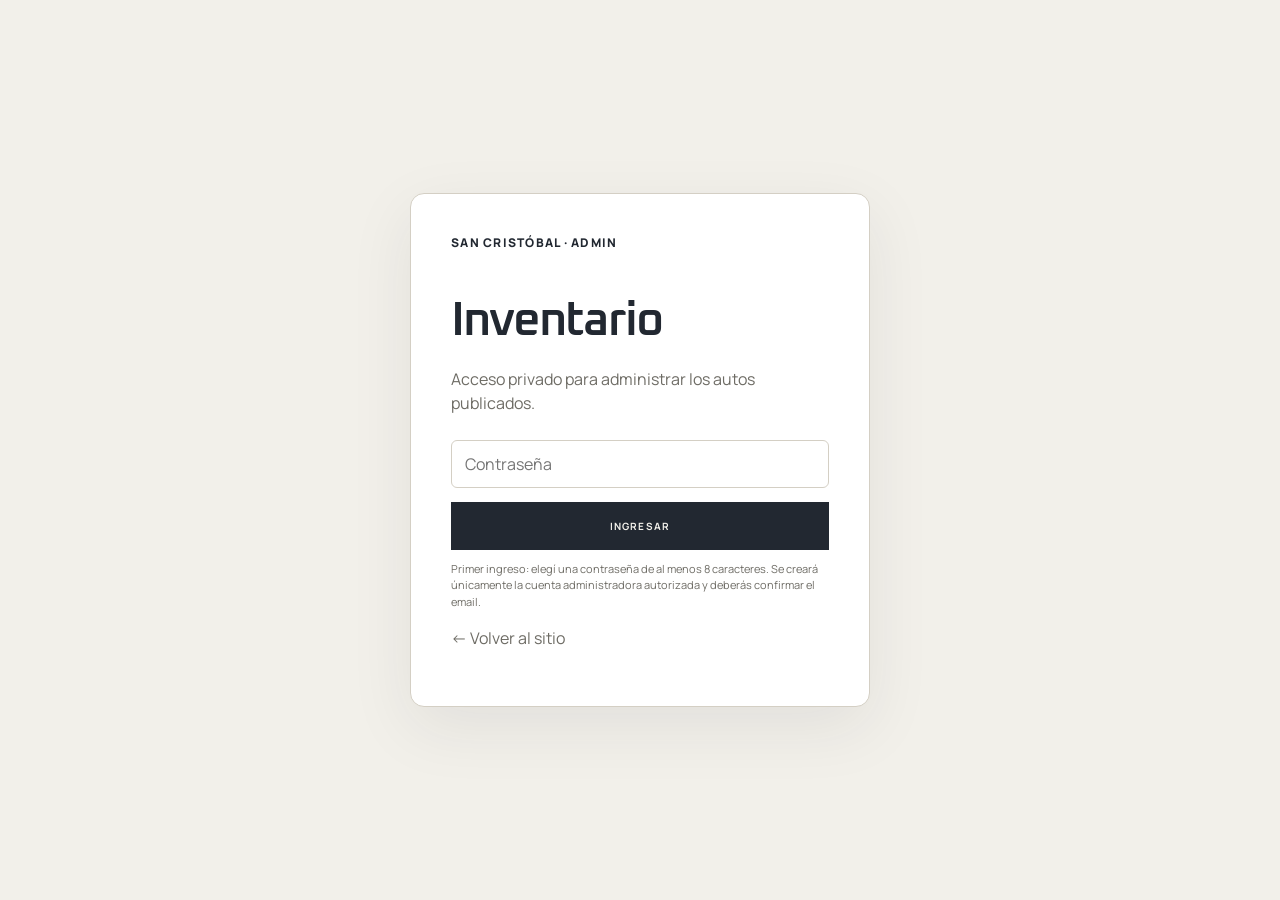
<file: admin.html>
<!doctype html><html lang="es"><head><meta charset="utf-8"><meta name="viewport" content="width=device-width,initial-scale=1"><title>Admin | San Cristóbal Car House</title><link rel="icon" href="/favicon-admin.svg" type="image/svg+xml"><meta name="theme-color" content="#F2F0EA"><style>:root{--ink:#111210;--paper:#efede6;--line:#d7d3c9;--muted:#77786f;--acid:#d9ff46;--danger:#a33}*{box-sizing:border-box}body{margin:0;background:var(--paper);color:var(--ink);font-family:Arial,sans-serif}a{color:inherit;text-decoration:none}button,input,select,textarea{font:inherit}.shell{width:min(1260px,calc(100% - 40px));margin:auto}.login{min-height:100vh;background:#151613;display:grid;place-items:center;padding:20px}.login-card{width:min(460px,100%);background:#f5f2ea;padding:40px}.brand{font-weight:800;letter-spacing:.15em;font-size:12px}.login h1,.title h1{font:400 48px Georgia,serif;letter-spacing:-.04em;margin:40px 0 8px}.login p{color:var(--muted);line-height:1.5}.stack{display:grid;gap:14px;margin-top:25px}.stack input,.field input,.field select,.field textarea{width:100%;border:1px solid var(--line);background:#fff;min-height:48px;padding:11px 13px;outline:none}.btn{border:0;background:var(--ink);color:#fff;min-height:48px;padding:0 20px;font-size:10px;text-transform:uppercase;letter-spacing:.12em;font-weight:700;cursor:pointer}.btn.alt{background:#fff;color:var(--ink);border:1px solid var(--line)}.msg{padding:12px 14px;background:#e5ebd2;color:#40501e;font-size:12px;margin:15px 0}.err{background:#f0d8d8;color:#742727}.admin{display:none;padding-bottom:80px}.head{display:flex;justify-content:space-between;align-items:center;padding:30px 0;border-bottom:1px solid var(--line)}.head-actions{display:flex;gap:14px;align-items:center}.head-actions a,.head-actions button{font-size:10px;text-transform:uppercase;letter-spacing:.1em;background:none;border:0;cursor:pointer}.title{display:flex;justify-content:space-between;align-items:end;padding:40px 0 24px}.title h1{margin:0}.panel{background:#fff;border:1px solid var(--line);overflow:auto}.table{width:100%;border-collapse:collapse;min-width:850px}.table th,.table td{padding:15px;border-bottom:1px solid #ece8df;text-align:left;font-size:12px}.table th{font-size:9px;color:var(--muted);letter-spacing:.1em;text-transform:uppercase}.unit{display:flex;align-items:center;gap:12px}.thumb{width:72px;height:52px;background:#1b1c19;object-fit:cover}.actions{display:flex;gap:10px}.actions button{border:0;background:none;cursor:pointer;font-size:10px;text-transform:uppercase}.danger{color:var(--danger)}.modal{position:fixed;inset:0;background:rgba(0,0,0,.65);display:none;align-items:flex-start;justify-content:center;padding:30px;overflow:auto;z-index:40}.modal.open{display:flex}.form{width:min(900px,100%);background:var(--paper);padding:28px}.form-head{display:flex;justify-content:space-between;align-items:center}.form-head h2{font:400 34px Georgia,serif;margin:0}.grid{display:grid;grid-template-columns:repeat(3,1fr);gap:14px;margin-top:24px}.field{display:grid;gap:7px;font-size:9px;letter-spacing:.1em;text-transform:uppercase}.field.full{grid-column:1/-1}.field textarea{min-height:110px;resize:vertical}.checks{display:flex;gap:20px;align-items:center;margin-top:18px}.checks label{font-size:11px}.savebar{display:flex;justify-content:flex-end;gap:10px;margin-top:24px}.photos{display:grid;grid-template-columns:repeat(4,1fr);gap:10px;margin-top:10px}.photo{position:relative;aspect-ratio:4/3;background:#222;border:2px solid transparent;overflow:hidden}.photo.dragging{opacity:.45}.photo.cover{border-color:var(--acid)}.photo img{width:100%;height:100%;object-fit:cover;display:block}.photo-label{position:absolute;left:6px;top:6px;background:var(--acid);color:#111;padding:5px 7px;font-size:8px;font-weight:800;letter-spacing:.08em}.photo-controls{position:absolute;left:6px;right:6px;bottom:6px;display:flex;gap:4px;flex-wrap:wrap}.photo-controls button{border:0;background:rgba(17,18,16,.9);color:#fff;font-size:8px;padding:6px 7px;cursor:pointer}.photo-controls button:disabled{opacity:.35;cursor:not-allowed}.photo-controls .remove{margin-left:auto;background:#782c2c}.photo-help{font-size:11px;color:var(--muted);line-height:1.5;text-transform:none;letter-spacing:0}.small{font-size:11px;color:var(--muted)}@media(max-width:700px){.grid{grid-template-columns:1fr}.title{align-items:start;flex-direction:column;gap:18px}.title .btn{width:100%}.photos{grid-template-columns:1fr 1fr}.modal{padding:10px}.form{padding:18px}.photo-controls button{padding:7px 8px}}@media(max-width:450px){.photos{grid-template-columns:1fr}}</style><link rel="stylesheet" href="/backoffice-theme.css"><link rel="stylesheet" href="/admin-publications.css"><link rel="stylesheet" href="/admin-editor.css"></head><body class="admin-ui"><section id="login" class="login"><div class="login-card"><div class="brand">SAN CRISTÓBAL · ADMIN</div><h1>Inventario</h1><p>Acceso privado para administrar los autos publicados.</p><div id="loginMsg"></div><form id="loginForm" class="stack"><input id="password" type="password" minlength="8" placeholder="Contraseña" required><button class="btn">Ingresar</button></form><p class="small">Primer ingreso: elegí una contraseña de al menos 8 caracteres. Se creará únicamente la cuenta administradora autorizada y deberás confirmar el email.</p><p><a href="/">← Volver al sitio</a></p></div></section><section id="admin" class="admin shell"><header class="head"><div><div class="brand">SAN CRISTÓBAL · ADMIN</div><span class="small">Panel privado de inventario</span></div><div class="head-actions"><a href="/analytics.html">Estadísticas</a><a href="/" target="_blank">Ver sitio</a><button id="logout">Salir</button></div></header><div class="title inventory-title"><div><div class="small">GESTIÓN DE INVENTARIO</div><h1>Tus publicaciones</h1><p id="count" class="small">Cargando inventario…</p></div><button id="new" class="btn" type="button">+ Nueva publicación</button></div><div id="flash"></div><div class="inventory-toolbar">
 <label class="inventory-search" for="inventorySearch"><svg viewBox="0 0 24 24" aria-hidden="true"><circle cx="10.6" cy="10.6" r="6.8"/><path d="m16 16 5 5"/></svg><input id="inventorySearch" type="search" placeholder="Buscar marca, modelo, versión o año…" autocomplete="off" aria-label="Buscar en tus publicaciones"></label>
 <label class="inventory-filter" for="inventoryFilter"><span>Mostrar</span><select id="inventoryFilter" aria-label="Filtrar publicaciones"><option value="all">Todas</option><option value="published">Publicadas</option><option value="available">Disponibles</option><option value="reserved">Reservadas</option><option value="sold">Vendidas</option><option value="hidden">Ocultas</option><option value="featured">Destacadas</option></select></label>
 <div class="inventory-views" role="group" aria-label="Modo de visualización"><button class="inventory-view-button" id="inventoryListView" type="button" aria-pressed="true" aria-label="Ver en lista" title="Vista de lista"><svg viewBox="0 0 24 24" aria-hidden="true"><path d="M9 6h12M9 12h12M9 18h12M3 6h2M3 12h2M3 18h2"/></svg></button><button class="inventory-view-button" id="inventoryGridView" type="button" aria-pressed="false" aria-label="Ver en cuadrícula" title="Vista de cuadrícula"><svg viewBox="0 0 24 24" aria-hidden="true"><rect x="3" y="3" width="7" height="7" rx="1"/><rect x="14" y="3" width="7" height="7" rx="1"/><rect x="3" y="14" width="7" height="7" rx="1"/><rect x="14" y="14" width="7" height="7" rx="1"/></svg></button></div>
</div><div class="inventory-summary" id="inventorySummary" aria-live="polite"></div><div id="inventoryCollection" class="inventory-collection view-list" aria-label="Tus autos publicados"></div><div id="empty" class="inventory-empty" style="display:none"></div></section><div id="modal" class="modal editor-modal" role="dialog" aria-modal="true" aria-labelledby="formTitle">
 <form id="carForm" class="form editor-form">
  <header class="form-head editor-header">
   <div class="editor-header-copy">
    <span class="editor-eyebrow">SAN CRISTÓBAL · GESTIÓN DE INVENTARIO</span>
    <h2 id="formTitle">Publicar un auto</h2>
    <p id="editorSubtitle">Completá la información y prepará una galería que muestre bien el vehículo.</p>
   </div>
   <button type="button" id="close" class="editor-close" aria-label="Cerrar editor" title="Cerrar">×</button>
  </header>
  <input id="id" type="hidden">
  <div class="editor-scroll">
   <div class="editor-layout">
    <div class="editor-details">
     <section class="editor-section">
      <div class="editor-section-title"><span class="editor-step">01</span><div><h3>Datos del vehículo</h3><p>Los datos principales que verá el comprador.</p></div></div>
      <div class="editor-fields">
       <label class="editor-field"><span>Marca <span class="required">*</span></span><input id="brand" placeholder="Ej. Mercedes-Benz" required autocomplete="off"></label>
       <label class="editor-field"><span>Modelo <span class="required">*</span></span><input id="model" placeholder="Ej. C250" required autocomplete="off"></label>
       <label class="editor-field wide"><span>Versión / equipamiento</span><input id="version" placeholder="Ej. AMG Line, Sport, Highline…"></label>
       <label class="editor-field"><span>Año <span class="required">*</span></span><input id="year" type="number" min="1950" max="2100" placeholder="2018" required></label>
       <label class="editor-field"><span>Kilómetros <span class="required">*</span></span><input id="kilometers" type="number" min="0" placeholder="65000" required></label>
       <label class="editor-field"><span>Transmisión</span><input id="transmission" placeholder="Automática"></label>
       <label class="editor-field"><span>Combustible</span><input id="fuel" placeholder="Nafta"></label>
       <label class="editor-field"><span>Motor</span><input id="engine" placeholder="2.0 turbo"></label>
       <label class="editor-field"><span>Color</span><input id="color" placeholder="Gris plata"></label>
      </div>
     </section>
     <section class="editor-section">
      <div class="editor-section-title"><span class="editor-step">02</span><div><h3>Precio y publicación</h3><p>Definí el precio, el estado y dónde se muestra el auto.</p></div></div>
      <div class="editor-fields">
       <label class="editor-field"><span>Precio de venta</span><input id="price" type="number" min="0" step="1" placeholder="Ej. 34000"><span class="editor-field-note">Dejalo vacío para mostrar «Consultar».</span></label>
       <label class="editor-field"><span>Moneda</span><select id="currency"><option value="USD">USD · Dólares</option><option value="ARS">ARS · Pesos argentinos</option></select></label>
       <label class="editor-field wide"><span>Estado del auto</span><select id="status"><option value="available">Disponible para la venta</option><option value="reserved">Reservado</option><option value="sold">Vendido</option></select></label>
      </div>
      <div class="editor-visibility">
       <label class="editor-choice"><input id="published" type="checkbox" checked><span class="editor-choice-copy"><strong>Visible en la web</strong><small>Los visitantes podrán verlo en el stock.</small></span></label>
       <label class="editor-choice"><input id="featured" type="checkbox"><span class="editor-choice-copy"><strong>Auto destacado</strong><small>Puede aparecer en la portada.</small></span></label>
      </div>
      <p class="editor-price-note">Podés modificar el precio, el estado y los destacados más adelante desde «Tus publicaciones».</p>
     </section>
     <section class="editor-section">
      <div class="editor-section-title"><span class="editor-step">03</span><div><h3>Descripción</h3><p>Contá lo más importante del vehículo y su equipamiento.</p></div></div>
      <label class="editor-field"><span>Detalles adicionales</span><textarea id="description" placeholder="Ej. Excelente estado general, mantenimiento al día, equipamiento, accesorios…"></textarea></label>
     </section>
    </div>
    <section class="editor-section editor-photo-section">
     <div class="editor-gallery-head">
      <div class="editor-section-title"><span class="editor-step">04</span><div><h3>Fotografías</h3><p>Elegí la portada y ordená las imágenes a tu gusto.</p></div></div>
      <span id="photoCount" class="editor-image-counter">0 fotos</span>
     </div>
     <div class="editor-cover">
      <img id="photoCoverPreview" hidden alt="">
      <div id="photoCoverPlaceholder" class="editor-cover-placeholder">
       <svg viewBox="0 0 24 24" aria-hidden="true"><rect x="3" y="6" width="18" height="15" rx="2"/><circle cx="8" cy="11" r="2"/><path d="m3 18 5-5 4 3 3-3 6 6M9 6l1-3h4l1 3"/></svg>
       <strong>Tu foto de portada aparecerá acá</strong>
       <small>Una buena fotografía exterior ayuda a destacar la publicación.</small>
      </div>
      <span class="editor-cover-tag">PORTADA PRINCIPAL</span>
      <button id="photoCoverZoom" type="button" class="editor-cover-button" hidden>Ver en grande</button>
     </div>
     <div id="photoDropzone" class="editor-dropzone">
      <svg class="editor-dropzone-icon" viewBox="0 0 24 24" aria-hidden="true"><rect x="3" y="3" width="18" height="18" rx="3"/><path d="M12 17V7m-4 4 4-4 4 4M6 19h12"/></svg>
      <strong>Arrastrá tus fotos acá</strong>
      <small>o elegilas desde tu computadora · JPG, PNG y WebP</small>
      <input id="files" type="file" accept="image/jpeg,image/png,image/webp" multiple aria-label="Agregar fotos del vehículo">
      <button id="photoBrowse" type="button" class="editor-upload-button">+ Elegir fotografías</button>
     </div>
     <p id="photoError" class="editor-photo-error" role="alert" hidden></p>
     <div class="editor-gallery-toolbar"><strong>Orden de la galería</strong><button id="photoBrowseMore" type="button">+ Agregar fotos</button></div>
     <p class="editor-photo-instructions">Arrastrá las fotos para ordenarlas. Usá ★ para elegir la portada, las flechas para mover y × para quitar.</p>
     <div id="photos" class="editor-photo-grid" aria-label="Fotos de la publicación"></div>
     <div class="editor-gallery-tip"><strong>Consejo:</strong> empezá con una buena foto del frente o tres cuartos. Podés mezclar fotos ya guardadas con fotos nuevas y cambiar todo el orden antes de guardar.</div>
    </section>
   </div>
  </div>
  <footer class="savebar editor-footer">
   <div class="editor-footer-message"><strong id="editorSaveMessage">Listo para publicar</strong><span id="saving">Los cambios se guardarán cuando confirmes.</span></div>
   <div class="editor-footer-buttons">
    <button id="cancel" type="button" class="editor-footer-button editor-footer-cancel">Cancelar</button>
    <button id="editorSubmit" type="submit" class="editor-footer-button editor-footer-save">Guardar publicación</button>
   </div>
  </footer>
 </form>
</div>
<div id="photoLightbox" class="editor-lightbox" role="dialog" aria-label="Vista ampliada de fotografía" hidden>
 <button type="button" id="photoLightboxClose" class="editor-lightbox-close" aria-label="Cerrar imagen">×</button>
 <button type="button" id="photoLightboxPrev" class="editor-lightbox-arrow editor-lightbox-prev" aria-label="Foto anterior">‹</button>
 <img id="photoLightboxImage" alt="">
 <button type="button" id="photoLightboxNext" class="editor-lightbox-arrow editor-lightbox-next" aria-label="Foto siguiente">›</button>
 <span id="photoLightboxPosition" class="editor-lightbox-position"></span>
</div><script type="module">import{createClient}from'https://esm.sh/@supabase/supabase-js@2.117.1';import{createInventoryUI}from'/admin-publications.js';import{createAdminGallery}from'/admin-gallery.js';const URL='https://hljeiqgrumtlukdvaspz.supabase.co',KEY='sb_publishable_gUvMtgIyXLAwuYFOTV6z-Q_KKpevr63',EMAIL='sancristobalpabloignacio@gmail.com';const s=createClient(URL,KEY);let cars=[],editingCar=null,editorDirty=false,editorBusy=false;const $=id=>document.getElementById(id);const inventoryUI=createInventoryUI({onAction:adminVehicleAction});const gallery=createAdminGallery({onChange:markEditorDirty});const msg=(t,e=false)=>$('loginMsg').innerHTML=t?`<div class="msg ${e?'err':''}">${t}</div>`:'';const slugify=t=>t.toLowerCase().normalize('NFD').replace(/[\u0300-\u036f]/g,'').replace(/[^a-z0-9]+/g,'-').replace(/^-|-$/g,'')+'-'+Date.now().toString(36);function money(c){return c.price==null?'Consultar':new Intl.NumberFormat('es-AR',{style:'currency',currency:c.currency||'USD',maximumFractionDigits:0}).format(Number(c.price))}async function boot(){const{data:{user}}=await s.auth.getUser();if(user?.email?.toLowerCase()===EMAIL){$('login').style.display='none';$('admin').style.display='block';load()}else{$('login').style.display='grid';$('admin').style.display='none'}}$('loginForm').onsubmit=async e=>{e.preventDefault();msg('Ingresando…');const password=$('password').value;let r=await s.auth.signInWithPassword({email:EMAIL,password});if(!r.error){msg('');boot();return}const sign=await s.auth.signUp({email:EMAIL,password});if(sign.error){msg('Contraseña incorrecta. Si ya creaste el acceso, usá la contraseña elegida. Si es tu primer ingreso, revisá que tenga al menos 8 caracteres.',true);return}msg(sign.data.session?'Acceso creado.':'Acceso creado. Revisá el email de administrador y confirmá la cuenta; luego volvé e ingresá con la misma contraseña.');if(sign.data.session)boot()};$('logout').onclick=async()=>{await s.auth.signOut();location.reload()};async function load(){
 const [vr,ar]=await Promise.all([
  s.from('vehicles').select('*').order('created_at',{ascending:false}),
  s.from('analytics_events').select('vehicle_id').eq('event_type','vehicle_view').limit(10000)
 ]);
 if(vr.error){$('flash').textContent='No se pudo cargar el inventario: '+vr.error.message;return}
 cars=vr.data||[];
 let views=null;
 if(!ar.error){
  views=new Map();
  for(const event of ar.data||[]){
   if(event.vehicle_id){const key=String(event.vehicle_id);views.set(key,(views.get(key)||0)+1)}
  }
 }
 inventoryUI.setData(cars,views);
}
async function adminVehicleAction(c,action){
 if(action==='edit'){open(c);return}
 if(action==='delete'){await del(c.id);return}
 if(action==='share'){
  const link=location.origin+'/auto.html?id='+encodeURIComponent(c.id);
  if(navigator.share){
   try{await navigator.share({title:[c.brand,c.model].filter(Boolean).join(' '),url:link});return}
   catch(e){if(e.name==='AbortError')return}
  }
  if(navigator.clipboard?.writeText){
   await navigator.clipboard.writeText(link);
   $('flash').innerHTML='<div class="msg">Enlace copiado. Ya lo podés compartir.</div>';
  }else window.prompt('Copiá el enlace de esta publicación:',link);
  return;
 }
 const label=[c.year,c.brand,c.model].filter(Boolean).join(' ');
 let patch=null,confirmation='';
 if(action==='sold'){
  const sold=c.status!=='sold';
  confirmation=sold?'¿Marcar como vendido el '+label+'?':'¿Volver a marcar como disponible el '+label+'?';
  patch={status:sold?'sold':'available'};
 }else if(action==='featured'){
  if(c.status==='sold'&&!c.featured){alert('Un auto vendido no puede aparecer como destacado. Primero cambiale el estado.');return}
  patch={featured:!c.featured};
 }else if(action==='publish'){
  patch={published:!c.published};
 }else return;
 if(confirmation&&!confirm(confirmation))return;
 const{error}=await s.from('vehicles').update({...patch,updated_at:new Date().toISOString()}).eq('id',c.id);
 if(error)throw error;
 $('flash').innerHTML='<div class="msg">Se actualizaron los datos de la publicación.</div>';
 await load();
}
function updateEditorMessage(){
 if(editorBusy)return;
 $('editorSaveMessage').textContent=editorDirty?'Cambios sin guardar':(editingCar?'Editando publicación':'Nueva publicación');
 $('saving').textContent=editorDirty?'Revisá los datos y guardá cuando estén listos.':'Los cambios se guardarán cuando confirmes.';
}
function markEditorDirty(){if(editorBusy)return;editorDirty=true;updateEditorMessage()}
function closeEditor(force=false){
 if(editorBusy&&!force)return;
 if(editorDirty&&!force&&!confirm('Tenés cambios sin guardar. ¿Querés salir y descartarlos?'))return;
 gallery.destroy();
 $('modal').classList.remove('open');
 document.body.classList.remove('editor-is-open');
 editingCar=null;editorDirty=false;
}
function open(c=null){
 editingCar=c;editorDirty=false;
 $('formTitle').textContent=c?'Editar publicación':'Publicar un auto';
 $('editorSubtitle').textContent=c?'Actualizá la información y las fotografías del auto.':'Completá los datos y prepará las fotos para la publicación.';
 $('editorSubmit').textContent=c?'Guardar cambios':'Publicar auto';
 $('id').value=c?.id||'';
 for(const k of ['brand','model','version','year','kilometers','price','transmission','engine','fuel','color','description'])$(k).value=c?.[k]??'';
 $('currency').value=c?.currency||'USD';
 $('status').value=c?.status||'available';
 $('published').checked=c?.published??true;
 $('featured').checked=c?.featured??false;
 let images=[...(c?.images||[])];
 if(c?.cover_image){
  const index=images.indexOf(c.cover_image);
  if(index>=0)images.splice(index,1);
  images.unshift(c.cover_image);
 }
 gallery.setExisting(images);
 editorBusy=false;
 $('editorSubmit').disabled=false;
 gallery.setBusy(false);
 updateEditorMessage();
 $('modal').classList.add('open');
 document.body.classList.add('editor-is-open');
 const scroll=$('modal').querySelector('.editor-scroll');
 if(scroll)scroll.scrollTop=0;
 setTimeout(()=>$('brand').focus(),0);
}
$('new').onclick=()=>open();
$('close').onclick=()=>closeEditor();
$('cancel').onclick=()=>closeEditor();
$('modal').addEventListener('click',event=>{if(event.target===$('modal'))closeEditor()});
document.addEventListener('keydown',event=>{
 if(event.key==='Escape'&&$('modal').classList.contains('open')&&$('photoLightbox').hidden){
  event.preventDefault();closeEditor();
 }
});
$('carForm').addEventListener('input',event=>{if(event.target.id!=='files')markEditorDirty()});
$('carForm').addEventListener('change',event=>{if(event.target.id!=='files')markEditorDirty()});
$('carForm').onsubmit=async event=>{
 event.preventDefault();
 if(editorBusy)return;
 editorBusy=true;
 $('editorSubmit').disabled=true;
 $('editorSaveMessage').textContent='Guardando publicación…';
 $('saving').textContent='Preparando las imágenes…';
 gallery.setBusy(true);
 try{
  const pending=gallery.snapshot().filter(x=>x.file).length;
  let completed=0;
  const images=await gallery.collectImages(async file=>{
   $('saving').textContent='Subiendo fotografía '+(++completed)+' de '+pending+'…';
   const ext=({'image/jpeg':'jpg','image/png':'png','image/webp':'webp'})[file.type]||'jpg';
   const path=crypto.randomUUID()+'.'+ext;
   const{error}=await s.storage.from('vehicle-images').upload(path,file,{contentType:file.type,upsert:false});
   if(error)throw error;
   return s.storage.from('vehicle-images').getPublicUrl(path).data.publicUrl;
  });
  $('saving').textContent='Actualizando datos del vehículo…';
  const payload={
   vehicle_category:editingCar?.vehicle_category||'used',
   brand:$('brand').value.trim(),
   model:$('model').value.trim(),
   version:$('version').value.trim()||null,
   year:Number($('year').value),
   kilometers:Number($('kilometers').value),
   price:$('price').value?Number($('price').value):null,
   currency:$('currency').value,
   status:$('status').value,
   transmission:$('transmission').value.trim()||null,
   engine:$('engine').value.trim()||null,
   fuel:$('fuel').value.trim()||null,
   color:$('color').value.trim()||null,
   description:$('description').value.trim()||null,
   published:$('published').checked,
   featured:$('featured').checked,
   location:editingCar?.location||'Buenos Aires',
   images,
   cover_image:images[0]||null,
   updated_at:new Date().toISOString()
  };
  const id=$('id').value;
  let result;
  if(id)result=await s.from('vehicles').update(payload).eq('id',id);
  else result=await s.from('vehicles').insert({...payload,slug:slugify([payload.brand,payload.model,payload.year].join('-'))});
  if(result.error)throw result.error;
  editorDirty=false;
  closeEditor(true);
  $('flash').innerHTML='<div class="msg">Publicación guardada correctamente.</div>';
  await load();
 }catch(error){
  $('editorSaveMessage').textContent='No se pudo guardar';
  $('saving').textContent='Revisá el error y volvé a intentarlo. Tus fotos seleccionadas siguen acá.';
  alert(error.message||'No se pudo guardar la publicación.');
 }finally{
  editorBusy=false;
  $('editorSubmit').disabled=false;
  gallery.setBusy(false);
 }
};
async function del(id){if(!confirm('¿Eliminar esta publicación?'))return;const c=cars.find(x=>x.id===id);const paths=(c?.images||[]).map(u=>u.split('/vehicle-images/')[1]).filter(Boolean);if(paths.length)await s.storage.from('vehicle-images').remove(paths);const{error}=await s.from('vehicles').delete().eq('id',id);if(error)alert(error.message);else load()}boot();</script></body></html>
</file>
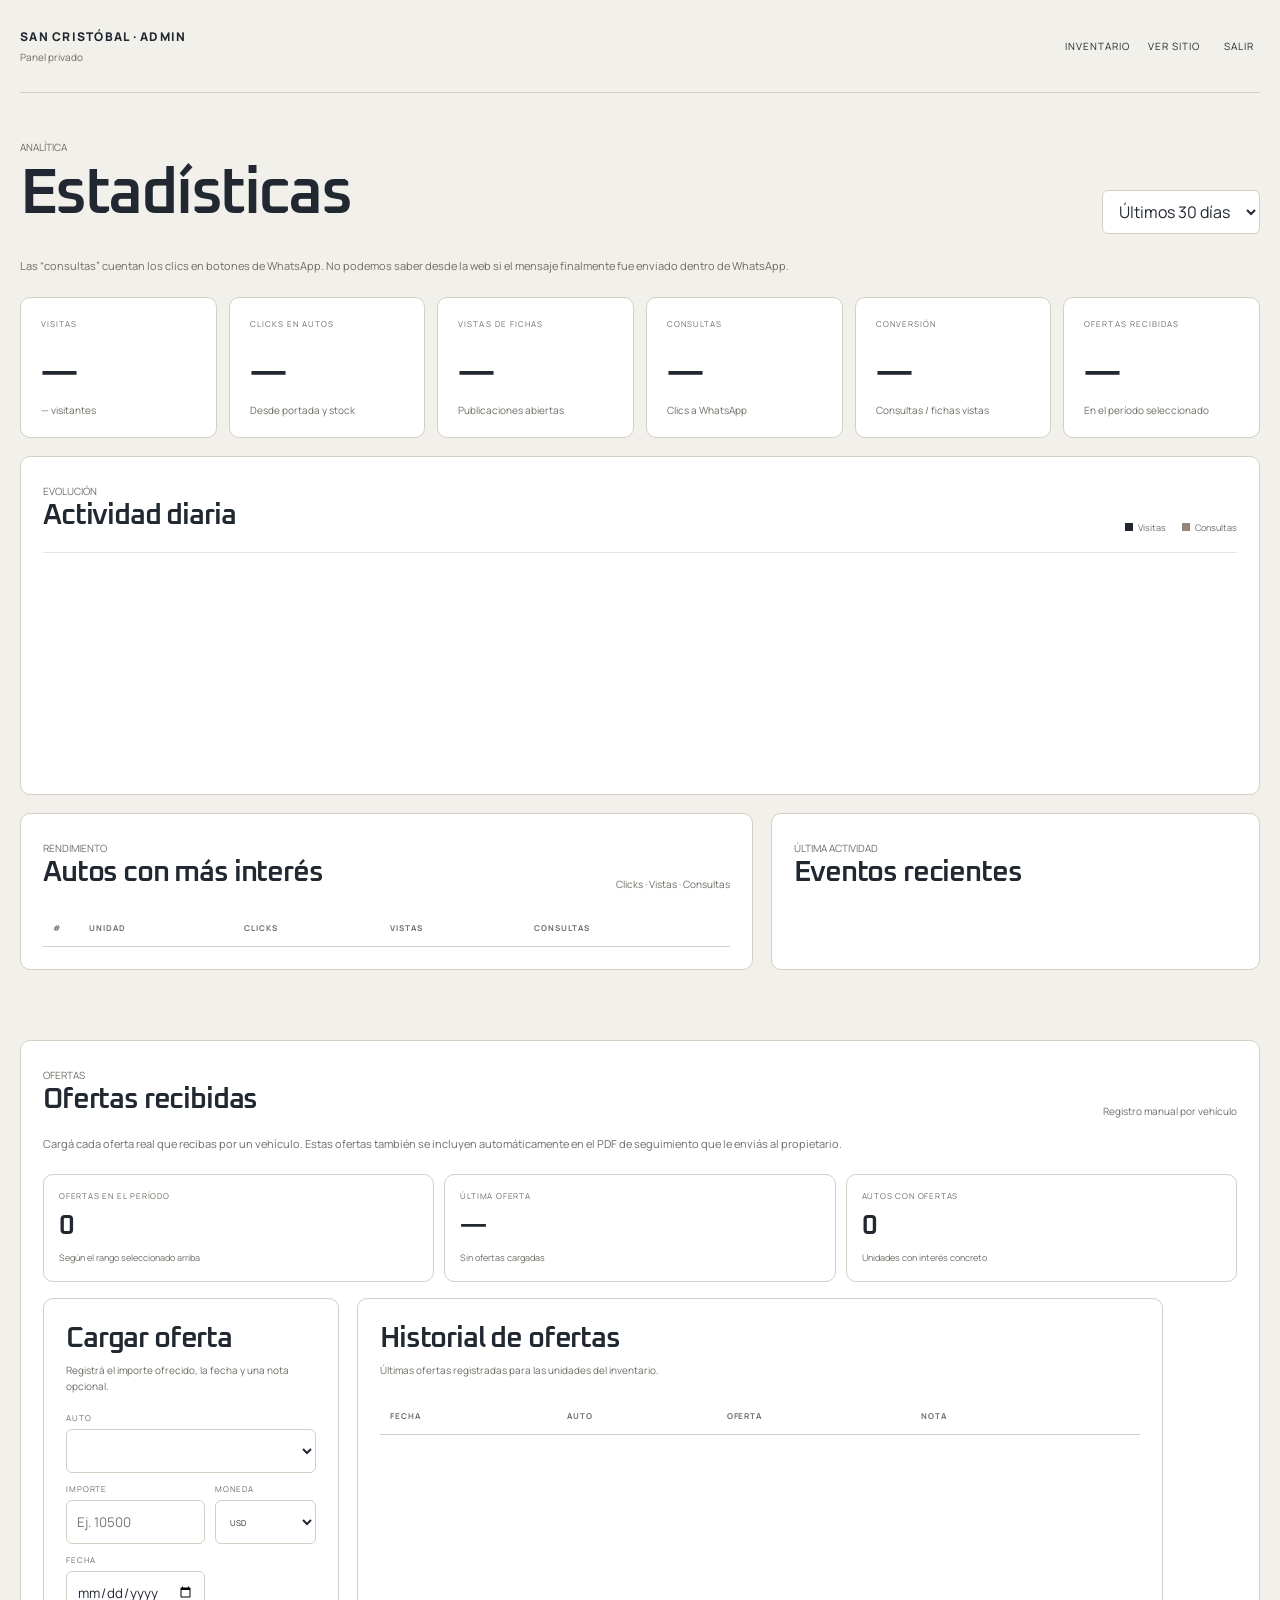
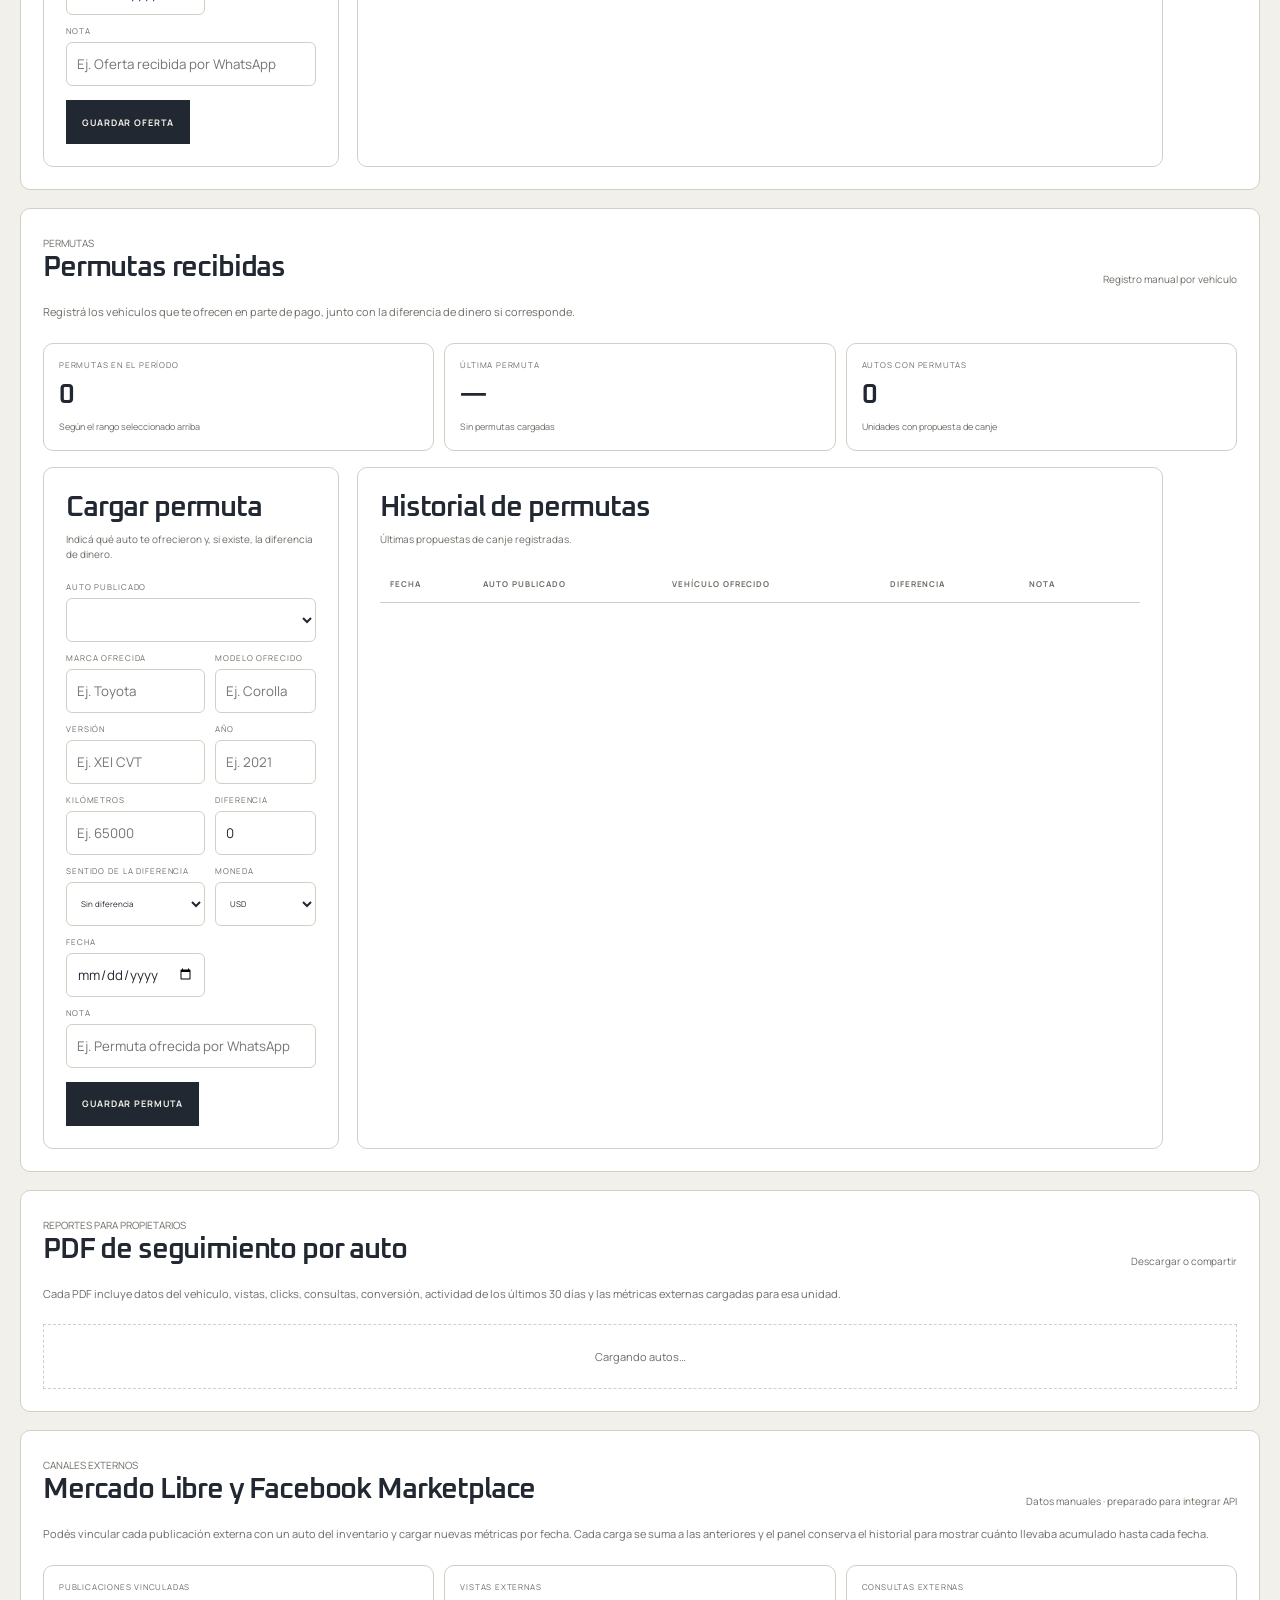
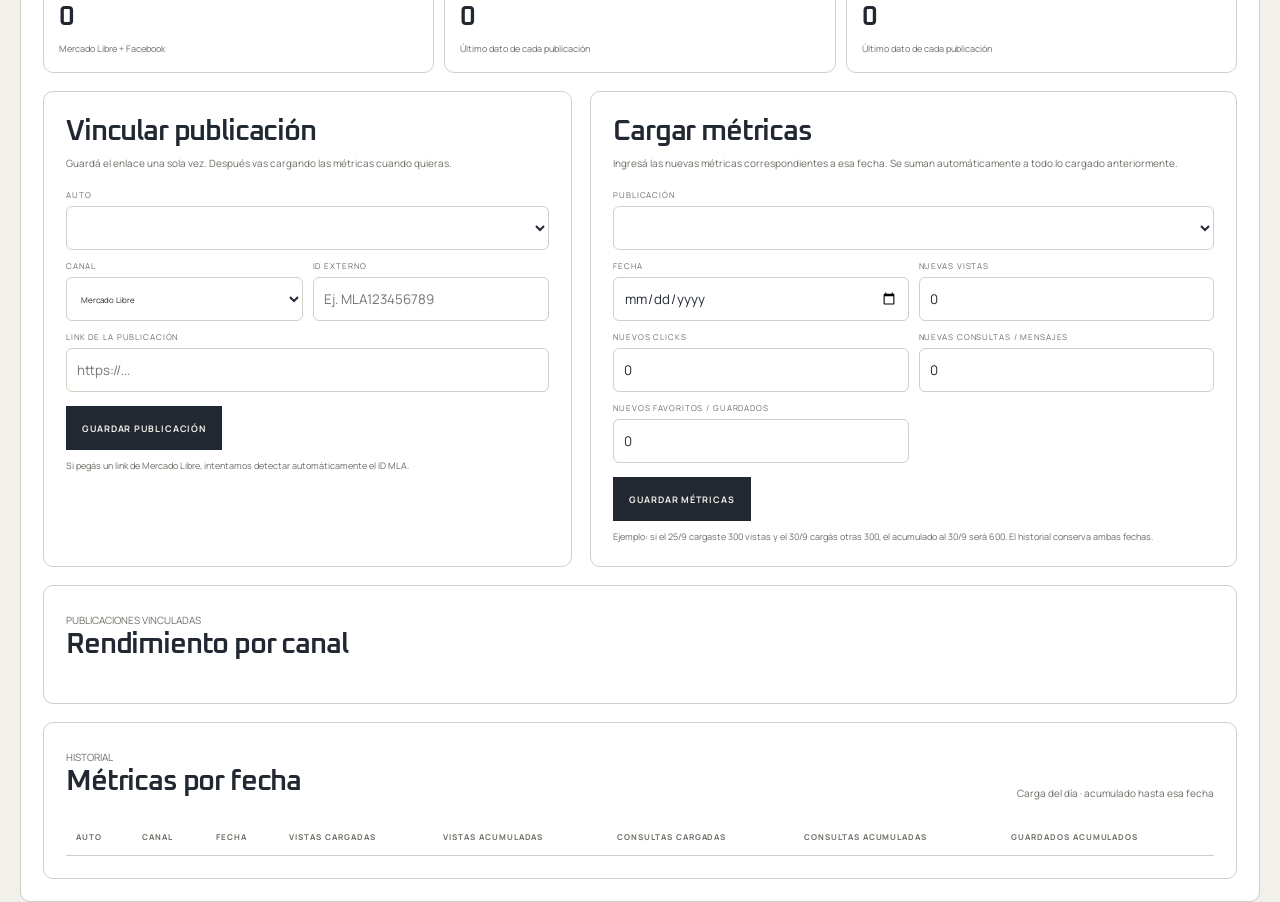
<file: analytics.html>
<!doctype html><html lang="es"><head><meta charset="utf-8"><meta name="viewport" content="width=device-width,initial-scale=1"><title>Estadísticas | San Cristóbal Car House</title><link rel="icon" href="/favicon.svg" type="image/svg+xml"><meta name="theme-color" content="#F2F0EA"><style>
:root{--ink:#163629;--paper:#EAE5DA;--panel:#F7F4EE;--line:#B7B09F;--muted:#726E63;--stone:#C4BDAD;--olive:#9C9789;--white:#fff}*{box-sizing:border-box}body{margin:0;background:var(--paper);color:var(--ink);font-family:Arial,sans-serif}a{text-decoration:none;color:inherit}button,select{font:inherit}.shell{width:min(1260px,calc(100% - 40px));margin:auto}.head{display:flex;justify-content:space-between;align-items:center;padding:28px 0;border-bottom:1px solid var(--line)}.brand{font-size:12px;font-weight:800;letter-spacing:.16em}.sub{font-size:10px;color:var(--muted);margin-top:5px}.actions{display:flex;gap:18px;align-items:center}.actions a,.actions button{font-size:10px;text-transform:uppercase;letter-spacing:.1em;background:none;border:0;color:var(--ink);cursor:pointer}.title{display:flex;justify-content:space-between;align-items:end;padding:42px 0 24px}.title h1{font:400 clamp(44px,5vw,68px) Georgia,serif;letter-spacing:-.045em;margin:0}.range{height:44px;background:var(--panel);border:1px solid var(--line);padding:0 12px;color:var(--ink)}.notice{font-size:11px;color:var(--muted);line-height:1.5;margin:0 0 22px}.metrics{display:grid;grid-template-columns:repeat(6,1fr);gap:12px}.metric{background:var(--panel);border:1px solid var(--line);padding:20px;min-height:125px}.metric small{display:block;font-size:8px;letter-spacing:.13em;text-transform:uppercase;color:var(--muted);margin-bottom:22px}.metric strong{font:400 37px Georgia,serif}.metric span{display:block;font-size:10px;color:var(--muted);margin-top:6px}.section{margin-top:18px;background:var(--panel);border:1px solid var(--line);padding:22px}.section-head{display:flex;justify-content:space-between;align-items:end;gap:20px;margin-bottom:18px}.section h2{font:400 29px Georgia,serif;margin:0}.section-head p{font-size:10px;color:var(--muted);margin:0}.chart{display:grid;grid-template-columns:repeat(14,1fr);gap:7px;height:220px;align-items:end;border-top:1px solid #D9D2C6;padding-top:18px}.day{height:100%;display:flex;flex-direction:column;justify-content:flex-end;align-items:center;gap:7px;min-width:0}.bars{height:165px;width:100%;display:flex;align-items:flex-end;justify-content:center;gap:3px}.bar{width:min(16px,42%);min-height:2px;background:var(--ink);border-radius:2px 2px 0 0}.bar.inquiry{background:var(--olive)}.day label{font-size:8px;color:var(--muted)}.legend{display:flex;gap:16px;font-size:9px;color:var(--muted)}.dot{display:inline-block;width:8px;height:8px;margin-right:5px}.dot.visits{background:var(--ink)}.dot.inquiries{background:var(--olive)}.two{display:grid;grid-template-columns:1.2fr .8fr;gap:18px;margin:18px 0 70px}.table-wrap{overflow:auto}.table{width:100%;border-collapse:collapse;min-width:620px}.table th,.table td{padding:13px 10px;border-bottom:1px solid #DED8CD;text-align:left;font-size:11px}.table th{font-size:8px;text-transform:uppercase;letter-spacing:.12em;color:var(--muted)}.rank{width:36px;color:var(--muted)}.event-list{display:grid}.event{display:grid;grid-template-columns:105px 1fr auto;gap:12px;padding:13px 0;border-bottom:1px solid #DED8CD;align-items:center;font-size:11px}.event-time,.event-source{color:var(--muted);font-size:9px}.empty{padding:35px;text-align:center;color:var(--muted);font-size:12px}.loading{opacity:.55}.pill{display:inline-block;padding:5px 7px;background:#E1DDD4;font-size:8px;text-transform:uppercase;letter-spacing:.08em}.error{background:#ecd6d2;color:#73362d;border:1px solid #dcb8b1;padding:14px;margin-bottom:20px;font-size:12px}@media(max-width:1000px){.metrics{grid-template-columns:repeat(3,1fr)}.two{grid-template-columns:1fr}}@media(max-width:650px){.shell{width:calc(100% - 26px)}.head{align-items:flex-start}.actions{gap:10px;flex-wrap:wrap;justify-content:flex-end}.title{display:block}.range{margin-top:18px;width:100%}.metrics{grid-template-columns:1fr 1fr}.chart{gap:3px}.day label{font-size:7px}.section{padding:16px}}@media(max-width:430px){.metrics{grid-template-columns:1fr}.event{grid-template-columns:80px 1fr}.event-source{display:none}}

.ext-grid{display:grid;grid-template-columns:.9fr 1.1fr;gap:18px;margin-top:18px}.formbox{background:var(--panel);border:1px solid var(--line);padding:22px}.formbox h2{font:400 29px Georgia,serif;margin:0 0 6px}.formbox p{font-size:10px;color:var(--muted);line-height:1.55;margin:0 0 18px}.formgrid{display:grid;grid-template-columns:1fr 1fr;gap:10px}.field{display:grid;gap:6px;font-size:8px;letter-spacing:.11em;text-transform:uppercase;color:var(--muted)}.field.full{grid-column:1/-1}.field input,.field select{width:100%;height:44px;border:1px solid var(--line);background:#fff;padding:0 10px;color:var(--ink);outline:none}.form-actions{display:flex;gap:10px;margin-top:14px}.primary{height:44px;border:0;background:var(--ink);color:#fff;padding:0 16px;font-size:9px;font-weight:700;letter-spacing:.1em;text-transform:uppercase;cursor:pointer}.secondary{height:44px;border:1px solid var(--line);background:#fff;color:var(--ink);padding:0 16px;font-size:9px;font-weight:700;letter-spacing:.1em;text-transform:uppercase;cursor:pointer}.channel-summary{display:grid;grid-template-columns:repeat(3,1fr);gap:10px;margin-bottom:16px}.channel-card{border:1px solid var(--line);background:#fff;padding:15px}.channel-card small{display:block;color:var(--muted);font-size:8px;letter-spacing:.1em;text-transform:uppercase}.channel-card strong{font:400 27px Georgia,serif;display:block;margin-top:9px}.channel-card span{font-size:9px;color:var(--muted)}.listing-list{display:grid;gap:9px}.listing{background:#fff;border:1px solid var(--line);padding:14px;display:grid;grid-template-columns:1fr auto;gap:12px;align-items:center}.listing h3{font:600 12px Arial,sans-serif;margin:0 0 5px}.listing-meta{font-size:9px;color:var(--muted);display:flex;gap:10px;flex-wrap:wrap}.listing-actions{display:flex;gap:7px;align-items:center}.mini{border:1px solid var(--line);background:transparent;color:var(--ink);padding:7px 9px;font-size:8px;text-transform:uppercase;letter-spacing:.08em;cursor:pointer}.mini.danger{color:#8a4037}.status{display:inline-block;padding:4px 6px;background:#E6E0D6;font-size:7px;text-transform:uppercase;letter-spacing:.08em}.external-table{min-width:780px}.hint{font-size:9px;color:var(--muted);line-height:1.5;margin-top:9px}.ok{background:#dfe8df;color:#31523a;border:1px solid #c1d1c2;padding:12px;margin-bottom:14px;font-size:11px}.external-empty{padding:24px;text-align:center;color:var(--muted);font-size:11px;border:1px dashed var(--line);background:#fff}@media(max-width:900px){.ext-grid{grid-template-columns:1fr}.channel-summary{grid-template-columns:1fr 1fr}}@media(max-width:600px){.formgrid{grid-template-columns:1fr}.field.full{grid-column:auto}.channel-summary{grid-template-columns:1fr}.listing{grid-template-columns:1fr}.listing-actions{justify-content:flex-start}}

.report-list{display:grid;gap:9px}
.report-row{background:#fff;border:1px solid var(--line);padding:14px;display:grid;grid-template-columns:1fr auto;gap:14px;align-items:center}
.report-row h3{font:600 12px Arial,sans-serif;margin:0 0 5px}
.report-meta{font-size:9px;color:var(--muted)}
.report-actions{display:flex;gap:7px;flex-wrap:wrap;justify-content:flex-end}
.report-btn{border:1px solid var(--line);background:#fff;color:var(--ink);padding:9px 11px;font-size:8px;text-transform:uppercase;letter-spacing:.08em;cursor:pointer}
.report-btn.primary{background:var(--ink);color:#fff;border-color:var(--ink)}
.report-btn:disabled{opacity:.5;cursor:wait}
@media(max-width:700px){.report-row{grid-template-columns:1fr}.report-actions{justify-content:flex-start}}


.offer-summary{display:grid;grid-template-columns:repeat(3,1fr);gap:10px;margin-bottom:16px}.offer-card{border:1px solid var(--line);background:#fff;padding:15px}.offer-card small{display:block;color:var(--muted);font-size:8px;letter-spacing:.1em;text-transform:uppercase}.offer-card strong{font:400 27px Georgia,serif;display:block;margin-top:9px}.offer-card span{font-size:9px;color:var(--muted)}.offer-layout{display:grid;grid-template-columns:.8fr 1.2fr;gap:18px}.offer-table{min-width:760px}@media(max-width:900px){.offer-layout{grid-template-columns:1fr}.offer-summary{grid-template-columns:1fr 1fr}}@media(max-width:600px){.offer-summary{grid-template-columns:1fr}}
</style><link rel="stylesheet" href="/backoffice-theme.css"></head><body class="analytics"><div class="shell"><header class="head"><div><div class="brand">SAN CRISTÓBAL · ADMIN</div><div class="sub">Panel privado</div></div><div class="actions"><a href="/admin">Inventario</a><a href="/" target="_blank">Ver sitio</a><button id="logout">Salir</button></div></header><section class="title"><div><div class="sub">ANALÍTICA</div><h1>Estadísticas</h1></div><select id="range" class="range"><option value="7">Últimos 7 días</option><option value="30" selected>Últimos 30 días</option><option value="90">Últimos 90 días</option></select></section><p class="notice">Las “consultas” cuentan los clics en botones de WhatsApp. No podemos saber desde la web si el mensaje finalmente fue enviado dentro de WhatsApp.</p><div id="error"></div><section class="metrics" id="metrics"><div class="metric"><small>Visitas</small><strong id="visits">—</strong><span id="unique">— visitantes</span></div><div class="metric"><small>Clicks en autos</small><strong id="clicks">—</strong><span>Desde portada y stock</span></div><div class="metric"><small>Vistas de fichas</small><strong id="views">—</strong><span>Publicaciones abiertas</span></div><div class="metric"><small>Consultas</small><strong id="inquiries">—</strong><span>Clics a WhatsApp</span></div><div class="metric"><small>Conversión</small><strong id="conversion">—</strong><span>Consultas / fichas vistas</span></div><div class="metric"><small>Ofertas recibidas</small><strong id="offersMetric">—</strong><span>En el período seleccionado</span></div></section><section class="section"><div class="section-head"><div><div class="sub">EVOLUCIÓN</div><h2>Actividad diaria</h2></div><div class="legend"><span><i class="dot visits"></i>Visitas</span><span><i class="dot inquiries"></i>Consultas</span></div></div><div id="chart" class="chart loading"></div></section><div class="two"><section class="section" style="margin-top:0"><div class="section-head"><div><div class="sub">RENDIMIENTO</div><h2>Autos con más interés</h2></div><p>Clicks · Vistas · Consultas</p></div><div class="table-wrap"><table class="table"><thead><tr><th class="rank">#</th><th>Unidad</th><th>Clicks</th><th>Vistas</th><th>Consultas</th></tr></thead><tbody id="topCars"></tbody></table></div></section><section class="section" style="margin-top:0"><div class="section-head"><div><div class="sub">ÚLTIMA ACTIVIDAD</div><h2>Eventos recientes</h2></div></div><div id="recent" class="event-list"></div></section></div>

<section class="section" id="offersSection"><div class="section-head"><div><div class="sub">OFERTAS</div><h2>Ofertas recibidas</h2></div><p>Registro manual por vehículo</p></div><p class="notice">Cargá cada oferta real que recibas por un vehículo. Estas ofertas también se incluyen automáticamente en el PDF de seguimiento que le enviás al propietario.</p><div id="offerMsg"></div><div class="offer-summary"><div class="offer-card"><small>Ofertas en el período</small><strong id="offersCount">0</strong><span>Según el rango seleccionado arriba</span></div><div class="offer-card"><small>Última oferta</small><strong id="lastOffer">—</strong><span id="lastOfferVehicle">Sin ofertas cargadas</span></div><div class="offer-card"><small>Autos con ofertas</small><strong id="offersVehicles">0</strong><span>Unidades con interés concreto</span></div></div><div class="offer-layout"><div class="formbox"><h2>Cargar oferta</h2><p>Registrá el importe ofrecido, la fecha y una nota opcional.</p><form id="offerForm"><div class="formgrid"><label class="field full">Auto<select id="offerVehicle" required></select></label><label class="field">Importe<input id="offerAmount" type="number" min="0" step="1" placeholder="Ej. 10500" required></label><label class="field">Moneda<select id="offerCurrency"><option value="USD">USD</option><option value="ARS">ARS</option></select></label><label class="field">Fecha<input id="offerDate" type="date" required></label><label class="field full">Nota<input id="offerNotes" placeholder="Ej. Oferta recibida por WhatsApp"></label></div><div class="form-actions"><button class="primary">Guardar oferta</button></div></form></div><div class="formbox"><h2>Historial de ofertas</h2><p>Últimas ofertas registradas para las unidades del inventario.</p><div class="table-wrap"><table class="table offer-table"><thead><tr><th>Fecha</th><th>Auto</th><th>Oferta</th><th>Nota</th><th></th></tr></thead><tbody id="offersTable"></tbody></table></div></div></div></section>
<section class="section" id="tradeInsSection"><div class="section-head"><div><div class="sub">PERMUTAS</div><h2>Permutas recibidas</h2></div><p>Registro manual por vehículo</p></div><p class="notice">Registrá los vehículos que te ofrecen en parte de pago, junto con la diferencia de dinero si corresponde.</p><div id="tradeMsg"></div><div class="offer-summary"><div class="offer-card"><small>Permutas en el período</small><strong id="tradeCount">0</strong><span>Según el rango seleccionado arriba</span></div><div class="offer-card"><small>Última permuta</small><strong id="lastTrade">—</strong><span id="lastTradeVehicle">Sin permutas cargadas</span></div><div class="offer-card"><small>Autos con permutas</small><strong id="tradeVehicles">0</strong><span>Unidades con propuesta de canje</span></div></div><div class="offer-layout"><div class="formbox"><h2>Cargar permuta</h2><p>Indicá qué auto te ofrecieron y, si existe, la diferencia de dinero.</p><form id="tradeForm"><div class="formgrid"><label class="field full">Auto publicado<select id="tradeVehicle" required></select></label><label class="field">Marca ofrecida<input id="tradeBrand" placeholder="Ej. Toyota" required></label><label class="field">Modelo ofrecido<input id="tradeModel" placeholder="Ej. Corolla" required></label><label class="field">Versión<input id="tradeVersion" placeholder="Ej. XEI CVT"></label><label class="field">Año<input id="tradeYear" type="number" min="1950" max="2100" placeholder="Ej. 2021"></label><label class="field">Kilómetros<input id="tradeKm" type="number" min="0" step="1" placeholder="Ej. 65000"></label><label class="field">Diferencia<input id="tradeAdjustment" type="number" min="0" step="1" value="0"></label><label class="field">Sentido de la diferencia<select id="tradeDirection"><option value="none">Sin diferencia</option><option value="to_us">A nuestro favor</option><option value="to_customer">A favor de quien ofrece</option></select></label><label class="field">Moneda<select id="tradeCurrency"><option value="USD">USD</option><option value="ARS">ARS</option></select></label><label class="field">Fecha<input id="tradeDate" type="date" required></label><label class="field full">Nota<input id="tradeNotes" placeholder="Ej. Permuta ofrecida por WhatsApp"></label></div><div class="form-actions"><button class="primary">Guardar permuta</button></div></form></div><div class="formbox"><h2>Historial de permutas</h2><p>Últimas propuestas de canje registradas.</p><div class="table-wrap"><table class="table offer-table"><thead><tr><th>Fecha</th><th>Auto publicado</th><th>Vehículo ofrecido</th><th>Diferencia</th><th>Nota</th><th></th></tr></thead><tbody id="tradeTable"></tbody></table></div></div></div></section>
<section class="section" id="reportes">
  <div class="section-head">
    <div>
      <div class="sub">REPORTES PARA PROPIETARIOS</div>
      <h2>PDF de seguimiento por auto</h2>
    </div>
    <p>Descargar o compartir</p>
  </div>
  <p class="notice">Cada PDF incluye datos del vehículo, vistas, clicks, consultas, conversión, actividad de los últimos 30 días y las métricas externas cargadas para esa unidad.</p>
  <div id="reportMsg"></div>
  <div id="reportList" class="report-list"><div class="external-empty">Cargando autos…</div></div>
</section>
<section class="section" id="externalChannels"><div class="section-head"><div><div class="sub">CANALES EXTERNOS</div><h2>Mercado Libre y Facebook Marketplace</h2></div><p>Datos manuales · preparado para integrar API</p></div><p class="notice">Podés vincular cada publicación externa con un auto del inventario y cargar nuevas métricas por fecha. Cada carga se suma a las anteriores y el panel conserva el historial para mostrar cuánto llevaba acumulado hasta cada fecha.</p><div id="externalMsg"></div><div class="channel-summary"><div class="channel-card"><small>Publicaciones vinculadas</small><strong id="externalListingsCount">0</strong><span>Mercado Libre + Facebook</span></div><div class="channel-card"><small>Vistas externas</small><strong id="externalViews">0</strong><span>Último dato de cada publicación</span></div><div class="channel-card"><small>Consultas externas</small><strong id="externalInquiries">0</strong><span>Último dato de cada publicación</span></div></div><div class="ext-grid"><div class="formbox"><h2>Vincular publicación</h2><p>Guardá el enlace una sola vez. Después vas cargando las métricas cuando quieras.</p><form id="listingForm"><div class="formgrid"><label class="field full">Auto<select id="listingVehicle" required></select></label><label class="field">Canal<select id="listingChannel"><option value="mercadolibre">Mercado Libre</option><option value="facebook_marketplace">Facebook Marketplace</option><option value="other">Otro</option></select></label><label class="field">ID externo<input id="listingExternalId" placeholder="Ej. MLA123456789"></label><label class="field full">Link de la publicación<input id="listingUrl" type="url" placeholder="https://..." required></label></div><div class="form-actions"><button class="primary">Guardar publicación</button></div><div class="hint">Si pegás un link de Mercado Libre, intentamos detectar automáticamente el ID MLA.</div></form></div><div class="formbox"><h2>Cargar métricas</h2><p>Ingresá las nuevas métricas correspondientes a esa fecha. Se suman automáticamente a todo lo cargado anteriormente.</p><form id="metricForm"><div class="formgrid"><label class="field full">Publicación<select id="metricListing" required></select></label><label class="field">Fecha<input id="metricDate" type="date" required></label><label class="field">Nuevas vistas<input id="metricViews" type="number" min="0" value="0" required></label><label class="field">Nuevos clicks<input id="metricClicks" type="number" min="0" value="0" required></label><label class="field">Nuevas consultas / mensajes<input id="metricInquiries" type="number" min="0" value="0" required></label><label class="field">Nuevos favoritos / guardados<input id="metricFavorites" type="number" min="0" value="0" required></label></div><div class="form-actions"><button class="primary">Guardar métricas</button></div><div class="hint">Ejemplo: si el 25/9 cargaste 300 vistas y el 30/9 cargás otras 300, el acumulado al 30/9 será 600. El historial conserva ambas fechas.</div></form></div></div><div class="section" style="margin-top:18px"><div class="section-head"><div><div class="sub">PUBLICACIONES VINCULADAS</div><h2>Rendimiento por canal</h2></div><p id="externalUpdated"></p></div><div id="externalListings" class="listing-list"></div></div><div class="section" style="margin-top:18px"><div class="section-head"><div><div class="sub">HISTORIAL</div><h2>Métricas por fecha</h2></div><p>Carga del día · acumulado hasta esa fecha</p></div><div class="table-wrap"><table class="table external-table"><thead><tr><th>Auto</th><th>Canal</th><th>Fecha</th><th>Vistas cargadas</th><th>Vistas acumuladas</th><th>Consultas cargadas</th><th>Consultas acumuladas</th><th>Guardados acumulados</th></tr></thead><tbody id="externalTable"></tbody></table></div></div></section></div><script type="module">
import{createClient}from'https://esm.sh/@supabase/supabase-js@2.117.1';
const URL='https://hljeiqgrumtlukdvaspz.supabase.co',KEY='sb_publishable_gUvMtgIyXLAwuYFOTV6z-Q_KKpevr63',EMAIL='sancristobalpabloignacio@gmail.com';const s=createClient(URL,KEY);const $=id=>document.getElementById(id);let vehicleMap={};let vehicles=[],externalListings=[],externalMetrics=[],offers=[],tradeIns=[];
const labels={page_view:'Visita',vehicle_click:'Click en auto',vehicle_view:'Vista de ficha',whatsapp_click:'Consulta por WhatsApp'};
const fmt=n=>new Intl.NumberFormat('es-AR').format(n||0);const name=id=>vehicleMap[id]||'Sin unidad asociada';
async function auth(){const{data:{user}}=await s.auth.getUser();if(user?.email?.toLowerCase()!==EMAIL){location.href='/admin';return false}return true}
$('logout').onclick=async()=>{await s.auth.signOut();location.href='/admin'};
function since(days){const d=new Date();d.setHours(0,0,0,0);d.setDate(d.getDate()-(days-1));return d.toISOString()}
function localDay(iso){const d=new Date(iso);return `${d.getFullYear()}-${String(d.getMonth()+1).padStart(2,'0')}-${String(d.getDate()).padStart(2,'0')}`}
function chart(events){const days=[];for(let i=13;i>=0;i--){const d=new Date();d.setHours(0,0,0,0);d.setDate(d.getDate()-i);days.push({key:localDay(d.toISOString()),label:d.toLocaleDateString('es-AR',{day:'2-digit',month:'2-digit'}),visits:0,inquiries:0})}const by=Object.fromEntries(days.map(x=>[x.key,x]));events.forEach(e=>{const x=by[localDay(e.created_at)];if(!x)return;if(e.event_type==='page_view')x.visits++;if(e.event_type==='whatsapp_click')x.inquiries++});const max=Math.max(1,...days.flatMap(x=>[x.visits,x.inquiries]));$('chart').classList.remove('loading');$('chart').innerHTML=days.map(x=>`<div class="day" title="${x.label}: ${x.visits} visitas, ${x.inquiries} consultas"><div class="bars"><div class="bar" style="height:${Math.max(2,x.visits/max*100)}%"></div><div class="bar inquiry" style="height:${Math.max(2,x.inquiries/max*100)}%"></div></div><label>${x.label}</label></div>`).join('')}
function render(events){const visits=events.filter(e=>e.event_type==='page_view'),clicks=events.filter(e=>e.event_type==='vehicle_click'),views=events.filter(e=>e.event_type==='vehicle_view'),inq=events.filter(e=>e.event_type==='whatsapp_click');$('visits').textContent=fmt(visits.length);$('unique').textContent=`${fmt(new Set(visits.map(e=>e.session_id).filter(Boolean)).size)} visitantes`; $('clicks').textContent=fmt(clicks.length);$('views').textContent=fmt(views.length);$('inquiries').textContent=fmt(inq.length);$('conversion').textContent=views.length?`${(inq.length/views.length*100).toFixed(1).replace('.',',')}%`:'0%';chart(events);
const agg={};events.filter(e=>e.vehicle_id).forEach(e=>{const a=agg[e.vehicle_id]??={clicks:0,views:0,inquiries:0};if(e.event_type==='vehicle_click')a.clicks++;if(e.event_type==='vehicle_view')a.views++;if(e.event_type==='whatsapp_click')a.inquiries++});const top=Object.entries(agg).sort((a,b)=>(b[1].inquiries*10+b[1].views*2+b[1].clicks)-(a[1].inquiries*10+a[1].views*2+a[1].clicks)).slice(0,10);$('topCars').innerHTML=top.length?top.map(([id,a],i)=>`<tr><td class="rank">${i+1}</td><td><b>${name(id)}</b></td><td>${a.clicks}</td><td>${a.views}</td><td>${a.inquiries}</td></tr>`).join(''):'<tr><td colspan="5" class="empty">Todavía no hay actividad registrada.</td></tr>';
const recent=[...events].sort((a,b)=>new Date(b.created_at)-new Date(a.created_at)).slice(0,18);$('recent').innerHTML=recent.length?recent.map(e=>`<div class="event"><div class="event-time">${new Date(e.created_at).toLocaleString('es-AR',{day:'2-digit',month:'2-digit',hour:'2-digit',minute:'2-digit'})}</div><div><span class="pill">${labels[e.event_type]||e.event_type}</span><div style="margin-top:6px">${e.vehicle_id?name(e.vehicle_id):e.source?.startsWith('sell_')?'Venta de auto':'Sitio general'}</div></div><div class="event-source">${e.source||''}</div></div>`).join(''):'<div class="empty">Todavía no hay actividad registrada.</div>'}
const channelName=c=>c==='mercadolibre'?'Mercado Libre':c==='facebook_marketplace'?'Facebook Marketplace':'Otro';
const esc=s=>String(s??'').replace(/[&<>\"']/g,m=>({'&':'&amp;','<':'&lt;','>':'&gt;','\"':'&quot;',"'":'&#039;'}[m]));
function detectMLA(url){const m=String(url||'').toUpperCase().match(/MLA[-_]?([0-9]{6,})/);return m?'MLA'+m[1]:''}
function cumulativeMetrics(){const out={};externalMetrics.slice().sort((a,b)=>String(a.metric_date).localeCompare(String(b.metric_date))||String(a.created_at).localeCompare(String(b.created_at))).forEach(m=>{const x=out[m.listing_id]??={views:0,clicks:0,inquiries:0,favorites:0,metric_date:null};x.views+=Number(m.views||0);x.clicks+=Number(m.clicks||0);x.inquiries+=Number(m.inquiries||0);x.favorites+=Number(m.favorites||0);x.metric_date=m.metric_date});return out}
function historyRows(){const sums={};return externalMetrics.slice().sort((a,b)=>String(a.metric_date).localeCompare(String(b.metric_date))||String(a.created_at).localeCompare(String(b.created_at))).map(m=>{const x=sums[m.listing_id]??={views:0,clicks:0,inquiries:0,favorites:0};x.views+=Number(m.views||0);x.clicks+=Number(m.clicks||0);x.inquiries+=Number(m.inquiries||0);x.favorites+=Number(m.favorites||0);return {...m,cum_views:x.views,cum_clicks:x.clicks,cum_inquiries:x.inquiries,cum_favorites:x.favorites}}).sort((a,b)=>String(b.metric_date).localeCompare(String(a.metric_date))||String(b.created_at).localeCompare(String(a.created_at)))}
function populateExternalForms(){const vo=vehicles.map(v=>`<option value="${v.id}">${esc(v.brand)} ${esc(v.model)} · ${v.year}</option>`).join('');$('listingVehicle').innerHTML=vo||'<option value="">Sin autos</option>';const lo=externalListings.map(l=>`<option value="${l.id}">${esc(name(l.vehicle_id))} · ${channelName(l.channel)}</option>`).join('');$('metricListing').innerHTML=lo||'<option value="">Primero vinculá una publicación</option>';if(!$('metricDate').value)$('metricDate').value=new Date().toISOString().slice(0,10)}
function renderExternal(){const cumulative=cumulativeMetrics();$('externalListingsCount').textContent=fmt(externalListings.length);let totalV=0,totalI=0;Object.values(cumulative).forEach(m=>{totalV+=m.views||0;totalI+=m.inquiries||0});$('externalViews').textContent=fmt(totalV);$('externalInquiries').textContent=fmt(totalI);$('externalUpdated').textContent=externalMetrics.length?'Acumulado de todas las cargas':'Sin métricas cargadas';
$('externalListings').innerHTML=externalListings.length?externalListings.map(l=>{const m=cumulative[l.id];return `<div class="listing"><div><h3>${esc(name(l.vehicle_id))} · ${channelName(l.channel)}</h3><div class="listing-meta"><span class="status">${l.active?'Activa':'Inactiva'}</span>${l.external_id?`<span>${esc(l.external_id)}</span>`:''}<span>${m?`Última carga: ${new Date(m.metric_date+'T12:00:00').toLocaleDateString('es-AR')}`:'Sin métricas'}</span>${m?`<span>${fmt(m.views)} vistas acumuladas · ${fmt(m.inquiries)} consultas acumuladas</span>`:''}</div></div><div class="listing-actions"><a class="mini" href="${esc(l.listing_url)}" target="_blank" rel="noopener">Abrir</a><button class="mini" data-fill="${l.id}">Cargar datos</button><button class="mini danger" data-del="${l.id}">Eliminar</button></div></div>`}).join(''):'<div class="external-empty">Todavía no vinculaste publicaciones de Mercado Libre o Facebook Marketplace.</div>';
const listingById=Object.fromEntries(externalListings.map(l=>[l.id,l]));const rows=historyRows();$('externalTable').innerHTML=rows.length?rows.map(m=>{const l=listingById[m.listing_id];return `<tr><td><b>${esc(l?name(l.vehicle_id):'—')}</b></td><td>${l?channelName(l.channel):'—'}</td><td>${new Date(m.metric_date+'T12:00:00').toLocaleDateString('es-AR')}</td><td>+${fmt(m.views)}</td><td><b>${fmt(m.cum_views)}</b></td><td>+${fmt(m.inquiries)}</td><td><b>${fmt(m.cum_inquiries)}</b></td><td><b>${fmt(m.cum_favorites)}</b></td></tr>`}).join(''):'<tr><td colspan="8" class="empty">Sin métricas cargadas.</td></tr>';
document.querySelectorAll('[data-fill]').forEach(b=>b.onclick=()=>{$('metricListing').value=b.dataset.fill;$('metricDate').value=new Date().toISOString().slice(0,10);$('metricViews').focus();$('metricForm').scrollIntoView({behavior:'smooth',block:'center'})});document.querySelectorAll('[data-del]').forEach(b=>b.onclick=()=>deleteExternalListing(b.dataset.del));}


const offerMoney=o=>new Intl.NumberFormat('es-AR',{style:'currency',currency:o.currency||'USD',maximumFractionDigits:0}).format(Number(o.amount||0));
function populateOfferForm(){const opts=vehicles.map(v=>`<option value="${v.id}">${esc(v.brand)} ${esc(v.model)} · ${v.year}</option>`).join('');$('offerVehicle').innerHTML=opts||'<option value="">Sin autos</option>';if(!$('offerDate').value)$('offerDate').value=new Date().toISOString().slice(0,10)}
function offerInRange(o){const days=Number($('range').value);const start=new Date();start.setHours(0,0,0,0);start.setDate(start.getDate()-(days-1));const d=new Date(o.offer_date+'T12:00:00');return d>=start}
function renderOffers(){const filtered=offers.filter(offerInRange);$('offersMetric').textContent=fmt(filtered.length);$('offersCount').textContent=fmt(filtered.length);$('offersVehicles').textContent=fmt(new Set(filtered.map(o=>o.vehicle_id)).size);const latest=offers[0];if(latest){$('lastOffer').textContent=offerMoney(latest);$('lastOfferVehicle').textContent=name(latest.vehicle_id)+' · '+new Date(latest.offer_date+'T12:00:00').toLocaleDateString('es-AR')}else{$('lastOffer').textContent='—';$('lastOfferVehicle').textContent='Sin ofertas cargadas'}$('offersTable').innerHTML=offers.length?offers.slice(0,50).map(o=>`<tr><td>${new Date(o.offer_date+'T12:00:00').toLocaleDateString('es-AR')}</td><td><b>${esc(name(o.vehicle_id))}</b></td><td><b>${esc(offerMoney(o))}</b></td><td>${esc(o.notes||'—')}</td><td><button class="mini danger" data-offer-del="${o.id}">Eliminar</button></td></tr>`).join(''):'<tr><td colspan="5" class="empty">Todavía no cargaste ofertas.</td></tr>';document.querySelectorAll('[data-offer-del]').forEach(b=>b.onclick=()=>deleteOffer(b.dataset.offerDel))}
async function loadOffers(){const {data,error}=await s.from('vehicle_offers').select('*').order('offer_date',{ascending:false}).order('created_at',{ascending:false}).limit(500);if(error){$('offerMsg').innerHTML=`<div class="error">No se pudieron cargar las ofertas. ${esc(error.message||'')}</div>`;offers=[];renderOffers();return}offers=data||[];renderOffers()}
$('offerForm').onsubmit=async e=>{e.preventDefault();$('offerMsg').innerHTML='';const payload={vehicle_id:$('offerVehicle').value,amount:Number($('offerAmount').value||0),currency:$('offerCurrency').value,offer_date:$('offerDate').value,notes:$('offerNotes').value.trim()||null};const {error}=await s.from('vehicle_offers').insert(payload);if(error){$('offerMsg').innerHTML=`<div class="error">${esc(error.message)}</div>`;return}$('offerAmount').value='';$('offerNotes').value='';$('offerMsg').innerHTML='<div class="ok">Oferta guardada correctamente. Ya se incluirá en el PDF de esta unidad.</div>';await loadOffers()};
async function deleteOffer(id){if(!confirm('¿Eliminar esta oferta?'))return;const {error}=await s.from('vehicle_offers').delete().eq('id',id);if(error){$('offerMsg').innerHTML=`<div class="error">${esc(error.message)}</div>`;return}await loadOffers()}

const tradeName=t=>[t.offered_brand,t.offered_model,t.offered_version].filter(Boolean).join(' ');
const tradeAdjustmentLabel=t=>{
  const n=Number(t.cash_adjustment||0);
  if(!n||t.cash_adjustment_direction==='none')return 'Sin diferencia';
  const money=new Intl.NumberFormat('es-AR',{style:'currency',currency:t.currency||'USD',maximumFractionDigits:0}).format(n);
  return t.cash_adjustment_direction==='to_us'?money+' a nuestro favor':money+' a favor de quien ofrece';
};
function populateTradeForm(){const opts=vehicles.map(v=>`<option value="${v.id}">${esc(v.brand)} ${esc(v.model)} · ${v.year}</option>`).join('');$('tradeVehicle').innerHTML=opts||'<option value="">Sin autos</option>';if(!$('tradeDate').value)$('tradeDate').value=new Date().toISOString().slice(0,10)}
function tradeInRange(t){const days=Number($('range').value);const start=new Date();start.setHours(0,0,0,0);start.setDate(start.getDate()-(days-1));return new Date(t.trade_date+'T12:00:00')>=start}
function renderTradeIns(){const filtered=tradeIns.filter(tradeInRange);$('tradeCount').textContent=fmt(filtered.length);$('tradeVehicles').textContent=fmt(new Set(filtered.map(t=>t.vehicle_id)).size);const latest=tradeIns[0];if(latest){$('lastTrade').textContent=tradeName(latest)||'Vehículo';$('lastTradeVehicle').textContent=name(latest.vehicle_id)+' · '+new Date(latest.trade_date+'T12:00:00').toLocaleDateString('es-AR')}else{$('lastTrade').textContent='—';$('lastTradeVehicle').textContent='Sin permutas cargadas'}$('tradeTable').innerHTML=tradeIns.length?tradeIns.slice(0,50).map(t=>`<tr><td>${new Date(t.trade_date+'T12:00:00').toLocaleDateString('es-AR')}</td><td><b>${esc(name(t.vehicle_id))}</b></td><td><b>${esc(tradeName(t))}</b><div style="font-size:9px;color:var(--muted);margin-top:3px">${t.offered_year?esc(t.offered_year):''}${t.offered_year&&t.offered_kilometers?' · ':''}${t.offered_kilometers!=null?fmt(t.offered_kilometers)+' km':''}</div></td><td>${esc(tradeAdjustmentLabel(t))}</td><td>${esc(t.notes||'—')}</td><td><button class="mini danger" data-trade-del="${t.id}">Eliminar</button></td></tr>`).join(''):'<tr><td colspan="6" class="empty">Todavía no cargaste permutas.</td></tr>';document.querySelectorAll('[data-trade-del]').forEach(b=>b.onclick=()=>deleteTradeIn(b.dataset.tradeDel))}
async function loadTradeIns(){const {data,error}=await s.from('vehicle_trade_ins').select('*').order('trade_date',{ascending:false}).order('created_at',{ascending:false}).limit(500);if(error){$('tradeMsg').innerHTML=`<div class="error">No se pudieron cargar las permutas. ${esc(error.message||'')}</div>`;tradeIns=[];renderTradeIns();return}tradeIns=data||[];renderTradeIns()}
$('tradeForm').onsubmit=async e=>{e.preventDefault();$('tradeMsg').innerHTML='';const amount=Number($('tradeAdjustment').value||0);const direction=amount>0?$('tradeDirection').value:'none';const payload={vehicle_id:$('tradeVehicle').value,offered_brand:$('tradeBrand').value.trim(),offered_model:$('tradeModel').value.trim(),offered_version:$('tradeVersion').value.trim()||null,offered_year:$('tradeYear').value?Number($('tradeYear').value):null,offered_kilometers:$('tradeKm').value?Number($('tradeKm').value):null,cash_adjustment:amount,cash_adjustment_direction:direction,currency:$('tradeCurrency').value,trade_date:$('tradeDate').value,notes:$('tradeNotes').value.trim()||null};const {error}=await s.from('vehicle_trade_ins').insert(payload);if(error){$('tradeMsg').innerHTML=`<div class="error">${esc(error.message)}</div>`;return}['tradeBrand','tradeModel','tradeVersion','tradeYear','tradeKm','tradeNotes'].forEach(id=>$(id).value='');$('tradeAdjustment').value='0';$('tradeDirection').value='none';$('tradeMsg').innerHTML='<div class="ok">Permuta guardada correctamente.</div>';await loadTradeIns()};
async function deleteTradeIn(id){if(!confirm('¿Eliminar esta permuta?'))return;const {error}=await s.from('vehicle_trade_ins').delete().eq('id',id);if(error){$('tradeMsg').innerHTML=`<div class="error">${esc(error.message)}</div>`;return}await loadTradeIns()}

const REPORT_FN=URL+'/functions/v1/owner-report-pdf';
function renderReports(){
  $('reportList').innerHTML=vehicles.length?vehicles.map(v=>`
    <div class="report-row">
      <div>
        <h3>${esc(v.brand)} ${esc(v.model)} · ${v.year}</h3>
        <div class="report-meta">Informe actualizado con los datos disponibles en este momento.</div>
      </div>
      <div class="report-actions">
        <button class="report-btn primary" data-report-download="${v.id}">Descargar PDF</button>
        <button class="report-btn" data-report-share="${v.id}">Compartir PDF</button>
      </div>
    </div>`).join(''):'<div class="external-empty">No hay autos cargados.</div>';

  document.querySelectorAll('[data-report-download]').forEach(b=>b.onclick=()=>handleReport(b.dataset.reportDownload,false,b));
  document.querySelectorAll('[data-report-share]').forEach(b=>b.onclick=()=>handleReport(b.dataset.reportShare,true,b));
}
async function getReportBlob(vehicleId){
  const{data:{session}}=await s.auth.getSession();
  if(!session?.access_token)throw new Error('La sesión de administrador venció.');
  const r=await fetch(REPORT_FN,{
    method:'POST',
    headers:{
      'Content-Type':'application/json',
      'Authorization':'Bearer '+session.access_token,
      'apikey':KEY
    },
    body:JSON.stringify({vehicle_id:vehicleId})
  });
  if(!r.ok){
    const e=await r.json().catch(()=>({}));
    throw new Error(e.error||'No se pudo generar el PDF.');
  }
  return await r.blob();
}
function safeFileName(v){
  return ('Seguimiento-'+v.brand+'-'+v.model+'-'+v.year+'.pdf')
    .normalize('NFD').replace(/[\u0300-\u036f]/g,'')
    .replace(/[^a-zA-Z0-9._-]+/g,'-').replace(/-+/g,'-');
}
function downloadBlob(blob,filename){
  const u=window.URL.createObjectURL(blob);
  const a=document.createElement('a');
  a.href=u;a.download=filename;document.body.appendChild(a);a.click();a.remove();
  setTimeout(()=>window.URL.revokeObjectURL(u),3000);
}
async function handleReport(vehicleId,share,button){
  const v=vehicles.find(x=>x.id===vehicleId);
  if(!v)return;
  $('reportMsg').innerHTML='';
  const original=button.textContent;
  button.disabled=true;
  button.textContent='Generando…';
  try{
    const blob=await getReportBlob(vehicleId);
    const filename=safeFileName(v);
    if(share){
      const file=new File([blob],filename,{type:'application/pdf'});
      if(navigator.share && (!navigator.canShare || navigator.canShare({files:[file]}))){
        await navigator.share({
          files:[file],
          title:`Seguimiento ${v.brand} ${v.model}`,
          text:`Informe actualizado de seguimiento de venta de ${v.brand} ${v.model} ${v.year}.`
        });
        $('reportMsg').innerHTML='<div class="ok">PDF preparado para compartir.</div>';
      }else{
        downloadBlob(blob,filename);
        $('reportMsg').innerHTML='<div class="ok">Este navegador no permite compartir archivos directamente. El PDF se descargó para que lo adjuntes en WhatsApp o Mail.</div>';
      }
    }else{
      downloadBlob(blob,filename);
      $('reportMsg').innerHTML='<div class="ok">PDF descargado correctamente.</div>';
    }
  }catch(e){
    $('reportMsg').innerHTML=`<div class="error">${esc(String(e.message||e))}</div>`;
  }finally{
    button.disabled=false;
    button.textContent=original;
  }
}

async function loadExternal(){
  const [lr,mr]=await Promise.all([
    s.from('external_listings').select('*').order('created_at',{ascending:false}),
    s.from('external_metrics').select('*').order('metric_date',{ascending:false}).limit(5000)
  ]);

  if(lr.error){
    $('externalMsg').innerHTML=`<div class="error">No se pudieron cargar las publicaciones externas. ${esc(lr.error.message||'')}</div>`;
    externalListings=[];
  }else{
    externalListings=lr.data||[];
  }

  if(mr.error){
    externalMetrics=[];
    $('externalMsg').innerHTML+=`<div class="error">Las publicaciones cargaron, pero no se pudieron leer las métricas. ${esc(mr.error.message||'')}</div>`;
  }else{
    externalMetrics=mr.data||[];
  }

  populateExternalForms();
  renderExternal();
}
$('listingUrl').addEventListener('input',()=>{if($('listingChannel').value==='mercadolibre'&&!$('listingExternalId').value)$('listingExternalId').value=detectMLA($('listingUrl').value)});
$('listingForm').onsubmit=async e=>{e.preventDefault();$('externalMsg').innerHTML='';const payload={vehicle_id:$('listingVehicle').value,channel:$('listingChannel').value,external_id:$('listingExternalId').value.trim()||null,listing_url:$('listingUrl').value.trim(),active:true,updated_at:new Date().toISOString()};if(payload.channel==='mercadolibre'&&!payload.external_id)payload.external_id=detectMLA(payload.listing_url)||null;const{error}=await s.from('external_listings').insert(payload);if(error){$('externalMsg').innerHTML=`<div class="error">${esc(error.message)}</div>`;return}$('listingUrl').value='';$('listingExternalId').value='';$('externalMsg').innerHTML='<div class="ok">Publicación vinculada correctamente.</div>';await loadExternal()};
$('metricForm').onsubmit=async e=>{e.preventDefault();$('externalMsg').innerHTML='';const payload={listing_id:$('metricListing').value,metric_date:$('metricDate').value,views:Number($('metricViews').value||0),clicks:Number($('metricClicks').value||0),inquiries:Number($('metricInquiries').value||0),favorites:Number($('metricFavorites').value||0)};if(!payload.listing_id||!payload.metric_date)return;const{error}=await s.from('external_metrics').upsert(payload,{onConflict:'listing_id,metric_date'});if(error){$('externalMsg').innerHTML=`<div class="error">${esc(error.message)}</div>`;return}$('externalMsg').innerHTML='<div class="ok">Métricas guardadas. Esta carga se suma al histórico y el acumulado ya fue actualizado.</div>';await loadExternal()};
async function deleteExternalListing(id){if(!confirm('¿Eliminar esta publicación externa y sus métricas?'))return;const{error}=await s.from('external_listings').delete().eq('id',id);if(error){$('externalMsg').innerHTML=`<div class="error">${esc(error.message)}</div>`;return}await loadExternal()}
async function loadVehicles(){
  const vr=await s.from('vehicles').select('id,brand,model,version,year').order('created_at',{ascending:false});
  if(vr.error){
    $('error').innerHTML=`<div class="error">No se pudo cargar el inventario. ${esc(vr.error.message||'')}</div>`;
    vehicles=[];
    vehicleMap={};
    populateExternalForms();
    renderReports();
    return false;
  }

  vehicles=vr.data||[];
  vehicleMap=Object.fromEntries(vehicles.map(v=>[v.id,`${v.brand} ${v.model} · ${v.year}`]));

  // El selector de auto se llena inmediatamente y no depende de ninguna otra consulta.
  const vo=vehicles.map(v=>`<option value="${v.id}">${esc(v.brand)} ${esc(v.model)} · ${v.year}</option>`).join('');
  $('listingVehicle').innerHTML=vo||'<option value="">Sin autos</option>';

  populateOfferForm();
  populateTradeForm();
  renderReports();
  return true;
}

async function loadAnalytics(){
  $('error').innerHTML='';
  const days=Number($('range').value);
  const er=await s.from('analytics_events')
    .select('id,event_type,vehicle_id,source,path,session_id,created_at')
    .gte('created_at',since(days))
    .order('created_at',{ascending:true})
    .limit(10000);

  if(er.error){
    $('error').innerHTML=`<div class="error">No se pudieron cargar las estadísticas generales. ${esc(er.error.message||'')}</div>`;
    render([]);
    return;
  }
  render(er.data||[]);
}

async function loadAll(){
  const ok=await loadVehicles();
  if(!ok)return;
  await Promise.all([loadAnalytics(),loadExternal(),loadOffers(),loadTradeIns()]);
}

$('range').onchange=async()=>{await loadAnalytics();renderOffers();renderTradeIns()};
if(await auth())loadAll();
</script></body></html>
</file>
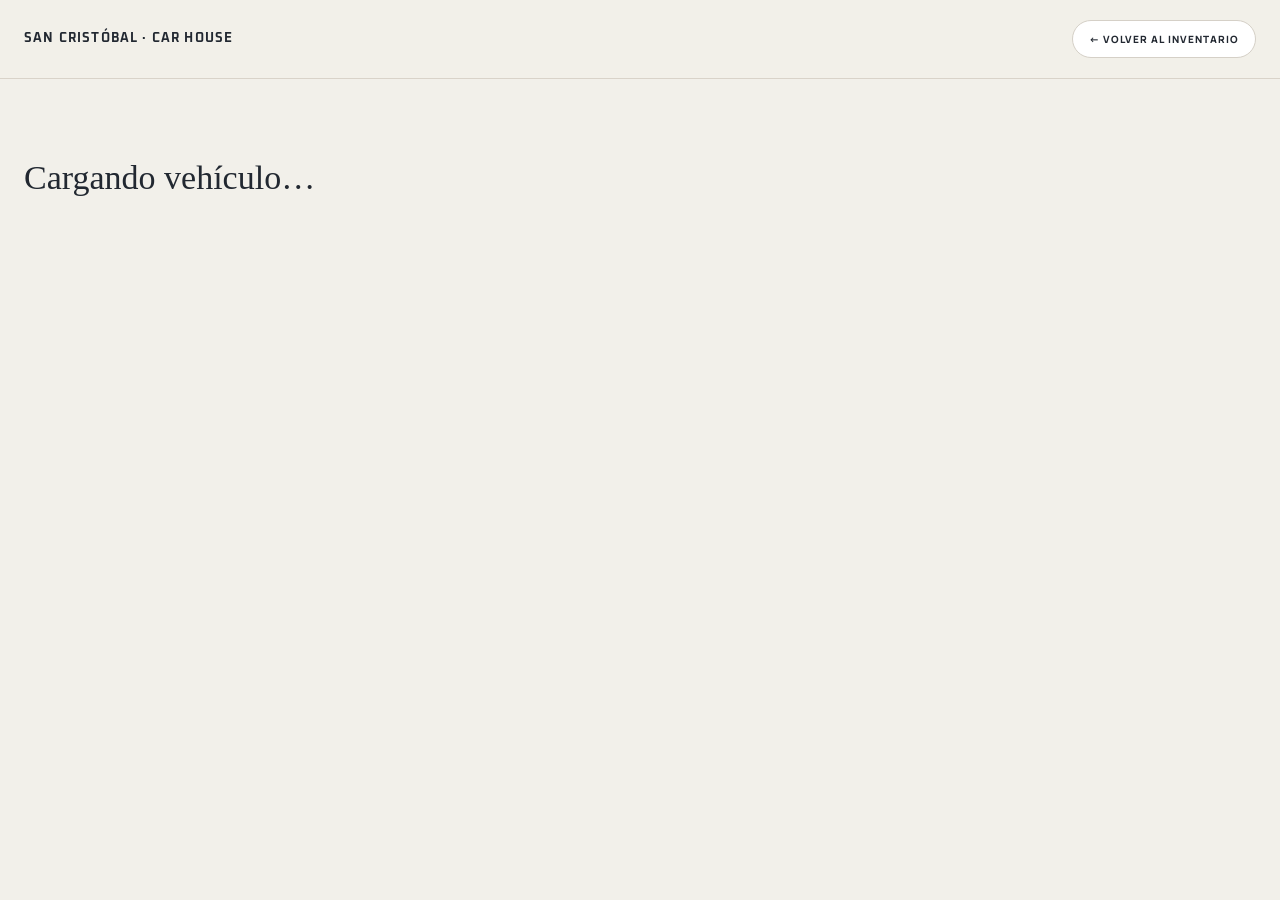
<file: auto.html>
<!doctype html><html lang="es"><head><meta charset="utf-8"><meta name="viewport" content="width=device-width,initial-scale=1"><title>Vehículo | San Cristóbal Car House</title><link rel="icon" href="/favicon.svg" type="image/svg+xml"><meta name="theme-color" content="#F2F0EA"><style>
:root{--ink:#111210;--paper:#f8f6f0;--cream:#f1eee5;--line:#d9d5cb;--muted:#73746d;--acid:#d9ff46}*{box-sizing:border-box}body{margin:0;background:var(--paper);color:var(--ink);font-family:Arial,sans-serif}a{text-decoration:none;color:inherit}.shell{width:min(1180px,calc(100% - 40px));margin:auto}.head{background:var(--ink);color:#fff}.nav{height:76px;display:flex;align-items:center;justify-content:space-between}.brand{font-size:12px;font-weight:800;letter-spacing:.16em}.back{font-size:10px;letter-spacing:.1em;text-transform:uppercase;color:#c5c4ba}.top{padding:60px 0 30px;display:flex;justify-content:space-between;gap:30px;align-items:end}.top h1{font:400 clamp(45px,6vw,72px)/.95 Georgia,serif;margin:0;letter-spacing:-.045em}.top p{color:var(--muted)}.price{font-size:28px;font-weight:800}.gallery{display:grid;grid-template-columns:2fr 1fr;grid-template-rows:260px 260px;gap:6px}.shot{position:relative;overflow:hidden;background:#1b1c19;cursor:zoom-in}.shot:first-child{grid-row:1/3}.shot img{width:100%;height:100%;object-fit:cover;display:block;transition:transform .25s}.shot:hover img{transform:scale(1.015)}.all-badge{position:absolute;right:14px;bottom:14px;background:rgba(17,18,16,.88);color:#fff;border:1px solid rgba(255,255,255,.35);padding:10px 12px;font-size:9px;font-weight:700;letter-spacing:.1em;text-transform:uppercase}.detail{display:grid;grid-template-columns:1fr 340px;gap:70px;padding:60px 0 90px}.desc{font-size:16px;line-height:1.75;color:#5d5e57}.specs{display:grid;grid-template-columns:repeat(3,1fr);border-top:1px solid var(--line);border-left:1px solid var(--line);margin-top:35px}.spec{padding:20px;border-right:1px solid var(--line);border-bottom:1px solid var(--line)}.spec span{display:block;font-size:8px;text-transform:uppercase;letter-spacing:.12em;color:var(--muted);margin-bottom:8px}.contact{background:#eae7de;padding:28px;height:max-content;position:sticky;top:20px}.contact h2{font:400 30px Georgia,serif;margin:0}.btn{display:flex;margin-top:22px;background:var(--ink);color:#fff;min-height:50px;align-items:center;justify-content:center;font-size:10px;font-weight:700;letter-spacing:.1em;text-transform:uppercase}.state{padding:80px 0;font:400 34px Georgia,serif}
.lightbox{position:fixed;inset:0;z-index:100;background:rgba(8,9,8,.97);display:none;flex-direction:column;color:#fff;overflow:hidden}.lightbox.open{display:flex}.lb-top{height:60px;flex:0 0 60px;display:flex;align-items:center;justify-content:space-between;padding:0 28px;border-bottom:1px solid #333}.lb-title{font-size:10px;letter-spacing:.12em;text-transform:uppercase;color:#c2c2b8}.lb-close{background:none;border:0;color:#fff;font-size:28px;cursor:pointer}.lb-main{position:relative;flex:1 1 auto;min-height:0;display:flex;align-items:center;justify-content:center;padding:22px 80px}.lb-main img{display:block;width:auto;height:auto;max-width:min(82vw,1400px);max-height:calc(100vh - 195px);object-fit:contain}.lb-nav{position:absolute;top:50%;transform:translateY(-50%);width:46px;height:46px;border:1px solid #555;background:rgba(0,0,0,.25);color:#fff;font-size:25px;cursor:pointer}.lb-prev{left:18px}.lb-next{right:18px}.lb-bottom{flex:0 0 105px;border-top:1px solid #333;padding:10px 18px 14px;background:#0b0c0a}.lb-count{text-align:center;font-size:10px;color:#aaa;margin-bottom:8px}.thumbs{display:flex;gap:8px;overflow-x:auto;justify-content:center;max-width:100%;padding-bottom:2px}.thumbs button{padding:0;border:2px solid transparent;background:none;cursor:pointer;flex:0 0 auto}.thumbs button.active{border-color:var(--acid)}.thumbs img{width:78px;height:55px;object-fit:cover;display:block}
@media(max-width:800px){.top{display:block}.price{margin-top:20px}.gallery{grid-template-columns:1fr 1fr;grid-template-rows:250px 130px}.shot:first-child{grid-column:1/3;grid-row:auto}.detail{grid-template-columns:1fr}.contact{position:static}.specs{grid-template-columns:1fr 1fr}.lb-main{padding:14px 52px}.lb-main img{max-width:88vw;max-height:calc(100vh - 190px)}.thumbs{justify-content:flex-start}}@media(max-width:520px){.shell{width:calc(100% - 28px)}.gallery{grid-template-columns:1fr;grid-template-rows:300px}.shot:first-child{grid-column:auto}.shot:nth-child(n+2){display:none}.all-badge{display:block}.lb-top{height:54px;flex-basis:54px;padding:0 16px}.lb-main{padding:10px 40px}.lb-main img{max-width:86vw;max-height:calc(100vh - 175px)}.lb-nav{width:36px;height:36px}.lb-prev{left:6px}.lb-next{right:6px}.lb-bottom{flex-basis:92px;padding:8px 10px 10px}.thumbs img{width:64px;height:46px}}
</style><link rel="stylesheet" href="/backoffice-theme.css"><link rel="stylesheet" href="/vehicle-detail.css"></head><body class="vehicle-page"><header class="head"><div class="shell nav"><a href="/" class="brand">SAN CRISTÓBAL · CAR HOUSE</a><a href="/#stock" class="back">← Volver al inventario</a></div></header><main class="shell" id="app"><div class="state">Cargando vehículo…</div></main>
<div id="lightbox" class="lightbox" aria-hidden="true"><div class="lb-top"><div id="lbTitle" class="lb-title"></div><button id="lbClose" class="lb-close" aria-label="Cerrar">×</button></div><div class="lb-main"><button id="lbPrev" class="lb-nav lb-prev" aria-label="Anterior">‹</button><img id="lbImg" alt=""><button id="lbNext" class="lb-nav lb-next" aria-label="Siguiente">›</button></div><div class="lb-bottom"><div id="lbCount" class="lb-count"></div><div id="thumbs" class="thumbs"></div></div></div>
<script type="module">
import{createClient}from'https://esm.sh/@supabase/supabase-js@2.117.1';
const s=createClient('https://hljeiqgrumtlukdvaspz.supabase.co','sb_publishable_gUvMtgIyXLAwuYFOTV6z-Q_KKpevr63');const sid=(()=>{let x=localStorage.getItem('scch_sid');if(!x){x=crypto.randomUUID();localStorage.setItem('scch_sid',x)}return x})();const track=(event_type,vehicle_id=null,source='')=>{s.from('analytics_events').insert({event_type,vehicle_id,source,path:location.pathname,session_id:sid,metadata:{referrer:document.referrer||null}}).then(()=>{}).catch(()=>{})};
const id=new URLSearchParams(location.search).get('id');const money=c=>c.price==null?'Consultar':new Intl.NumberFormat('es-AR',{style:'currency',currency:c.currency||'USD',maximumFractionDigits:0}).format(Number(c.price));const km=n=>new Intl.NumberFormat('es-AR').format(n||0)+' km';const{data:c,error}=await s.from('vehicles').select('*').eq('id',id).eq('published',true).maybeSingle();
let allImages=[],current=0;
function uniqueImages(c){const arr=[...(c.images||[])];if(c.cover_image&&!arr.includes(c.cover_image))arr.unshift(c.cover_image);return arr.filter(Boolean)}
function openLightbox(i=0){if(!allImages.length)return;current=i;document.querySelector('#lightbox').classList.add('open');document.querySelector('#lightbox').setAttribute('aria-hidden','false');document.body.style.overflow='hidden';paintLightbox()}
function closeLightbox(){document.querySelector('#lightbox').classList.remove('open');document.querySelector('#lightbox').setAttribute('aria-hidden','true');document.body.style.overflow=''}
function paintLightbox(){document.querySelector('#lbImg').src=allImages[current];document.querySelector('#lbCount').textContent=`Foto ${current+1} de ${allImages.length}`;document.querySelectorAll('[data-thumb]').forEach((b,i)=>b.classList.toggle('active',i===current));document.querySelector('#lbPrev').style.visibility=allImages.length>1?'visible':'hidden';document.querySelector('#lbNext').style.visibility=allImages.length>1?'visible':'hidden'}
function step(d){if(!allImages.length)return;current=(current+d+allImages.length)%allImages.length;paintLightbox()}
const esc=x=>String(x??'').replace(/[&<>"']/g,ch=>({'&':'&amp;','<':'&lt;','>':'&gt;','"':'&quot;',"'":'&#39;'}[ch]));
const safePhoto=x=>{try{const u=new URL(String(x));return u.protocol==='https:'||u.protocol==='http:'?u.href:''}catch{return ''}};
const transmissionText=x=>String(x||'—');
let pagePhotoIndex=0;
function paintProductPhoto(i){
 if(!allImages.length)return;
 pagePhotoIndex=(i+allImages.length)%allImages.length;
 const main=document.querySelector('#vehicleHeroPhoto');
 if(main){main.src=allImages[pagePhotoIndex];main.alt=`${c.brand} ${c.model} - foto ${pagePhotoIndex+1}`}
 const count=document.querySelector('#vehiclePhotoCount');
 if(count)count.textContent=`${pagePhotoIndex+1} / ${allImages.length} fotos`;
 document.querySelectorAll('[data-preview-thumb]').forEach(el=>{
  const active=Number(el.dataset.previewThumb)===pagePhotoIndex;
  el.classList.toggle('active',active);
  el.setAttribute('aria-pressed',String(active));
 });
}
if(error||!c){
 document.querySelector('#app').innerHTML='<div class="state">La publicación no está disponible. <a href="/#stock">Volver al inventario</a></div>';
}else{
 document.title=`${c.brand} ${c.model} ${c.year} | San Cristóbal Car House`;
 allImages=uniqueImages(c).map(safePhoto).filter(Boolean);
 const title=`${esc(c.brand)} ${esc(c.model)}`;
 const priceLabel=money(c);
 const year=esc(c.year);
 const condition=c.vehicle_category==='zero_km'?'0 km':'Usado';
 const availability=c.status==='reserved'?'Reservado':c.status==='sold'?'Vendido':null;
 const wa=`https://wa.me/5491138487025?text=${encodeURIComponent(`Hola, quiero consultar por el ${c.brand} ${c.model} ${c.version||''} ${c.year} publicado en la web.`)}`;
 const summaryItems=[
  ['Año',esc(c.year)],['Kilómetros',esc(km(c.kilometers))],
  ['Combustible',esc(c.fuel||'A consultar')],['Transmisión',esc(c.transmission||'A consultar')]
 ];
 const specs=[
  ['Marca',c.brand],['Modelo',c.model],['Versión',c.version],['Año',c.year],
  ['Kilometraje',km(c.kilometers)],['Motor',c.engine],['Transmisión',c.transmission],
  ['Combustible',c.fuel],['Color',c.color],['Ubicación',c.location||'Buenos Aires']
 ].filter(([_,value])=>value!==null&&value!==undefined&&String(value).trim()!=='');
 const chatIcon='<svg viewBox="0 0 24 24" fill="none" stroke="currentColor" stroke-width="1.7" stroke-linecap="round" stroke-linejoin="round" aria-hidden="true"><path d="M21 11.5a8.4 8.4 0 0 1-.9 3.8 8.5 8.5 0 0 1-7.6 4.7 8.4 8.4 0 0 1-3.8-.9L3 21l1.9-5.7a8.4 8.4 0 0 1-.9-3.8 8.5 8.5 0 0 1 4.7-7.6 8.4 8.4 0 0 1 3.8-.9h.5a8.5 8.5 0 0 1 8 8v.5z"/></svg>';
 const imageSection=allImages.length?`
  <section class="vehicle-gallery-card" aria-label="Fotos del vehículo">
   <div class="vehicle-photo-stage">
    <button type="button" class="vehicle-hero-button" id="vehicleMainPhoto" aria-label="Ampliar foto del vehículo">
      <img id="vehicleHeroPhoto" src="${esc(allImages[0])}" alt="${title} - foto 1" fetchpriority="high">
    </button>
    ${allImages.length>1?`<button type="button" class="vehicle-photo-step prev" id="vehiclePrev" aria-label="Foto anterior">‹</button><button type="button" class="vehicle-photo-step next" id="vehicleNext" aria-label="Foto siguiente">›</button>`:''}
    <span class="vehicle-photo-count" id="vehiclePhotoCount">1 / ${allImages.length} fotos</span>
    <span class="vehicle-zoom-hint">⌕ &nbsp; Ampliar foto</span>
   </div>
   ${allImages.length>1?`<div class="vehicle-preview-thumbs" aria-label="Elegir foto">
     ${allImages.slice(0,9).map((url,i)=>`<button class="vehicle-preview-thumb ${i===0?'active':''}" type="button" data-preview-thumb="${i}" aria-pressed="${i===0}" aria-label="Mostrar foto ${i+1}"><img loading="lazy" src="${esc(url)}" alt=""></button>`).join('')}
     ${allImages.length>9?`<button type="button" class="vehicle-preview-thumb vehicle-preview-more" id="vehicleMore">+${allImages.length-9} fotos</button>`:''}
    </div>`:''}
   <div class="vehicle-gallery-help"><span>Fotos de la unidad publicada</span><button type="button" id="vehicleAllPhotos">Ver todas las fotos ↗</button></div>
  </section>`:
  '<section class="vehicle-gallery-card"><div class="vehicle-gallery-empty"><strong>Fotos próximamente</strong><span>Consultanos por imágenes de esta unidad.</span></div></section>';
 document.querySelector('#app').innerHTML=`
  <nav class="vehicle-breadcrumb" aria-label="Ubicación">
    <a href="/">Inicio</a><span class="separator">/</span>
    <a href="/#stock">Usados</a><span class="separator">/</span>
    <span aria-current="page">${title}</span>
  </nav>
  <div class="vehicle-heading">
    <div>
      <div class="vehicle-eyebrows">
       <span class="vehicle-tag">${condition}</span>
       ${availability?`<span class="vehicle-tag ${c.status==='reserved'?'reserved':'sold'}">${availability}</span>`:''}
       <span class="vehicle-tag outline">${year}</span>
      </div>
      <h1>${title}</h1>
      <p class="vehicle-subtitle">${esc(c.version||'')}${c.version?' · ':''}${esc(km(c.kilometers))}${c.location?' · '+esc(c.location):''}</p>
    </div>
  </div>
  <div class="vehicle-layout">
    <div class="vehicle-main">
     ${imageSection}
     <section class="vehicle-section-card" aria-labelledby="vehicleDetailHeading">
      <span class="vehicle-section-kicker">CONOCÉ EL VEHÍCULO</span>
      <h2 id="vehicleDetailHeading">Características principales</h2>
      <div class="vehicle-keyfacts">
       ${summaryItems.map(([label,value])=>`<div class="vehicle-keyfact"><small>${label}</small><strong>${value}</strong></div>`).join('')}
      </div>
      <div class="vehicle-specs">
       ${specs.map(([label,value])=>`<div class="vehicle-spec-row"><span class="vehicle-spec-label">${label}</span><b>${esc(value)}</b></div>`).join('')}
      </div>
     </section>
     <section class="vehicle-section-card" aria-labelledby="vehicleDescriptionHeading">
      <span class="vehicle-section-kicker">MÁS DETALLES</span>
      <h2 id="vehicleDescriptionHeading">Descripción</h2>
      <p class="vehicle-desc">${esc(c.description||'Consultanos por más información sobre esta unidad, su estado y disponibilidad.')}</p>
     </section>
    </div>
    <aside class="vehicle-buybox" aria-label="Precio y consulta">
     <span class="vehicle-stock-label">${c.status==='reserved'?'Unidad reservada':c.status==='sold'?'Unidad vendida':'Publicación de San Cristóbal'}</span>
     <h2>${title}</h2>
     <div class="vehicle-price">${esc(priceLabel)}</div>
     <p class="vehicle-price-note">${c.price==null?'Consultanos para conocer el precio de esta unidad.':'Precio publicado de referencia. Consultá por disponibilidad y condiciones.'}</p>
     <hr class="vehicle-buybox-rule">
     <div class="vehicle-buybox-summary">
       <div><span>Año</span><b>${year}</b></div>
       <div><span>Kilómetros</span><b>${esc(km(c.kilometers))}</b></div>
       <div><span>Transmisión</span><b>${esc(transmissionText(c.transmission))}</b></div>
       ${c.location?`<div><span>Ubicación</span><b>${esc(c.location)}</b></div>`:''}
     </div>
     <hr class="vehicle-buybox-rule">
     <a id="waInquiry" data-wa-inquiry class="vehicle-primary-cta" href="${wa}" target="_blank" rel="noopener noreferrer">${chatIcon} Consultar por WhatsApp</a>
     <p class="vehicle-buybox-contact">Consultá directamente por esta unidad y coordiná una visita.</p>
     <div class="vehicle-support"><strong>Atención personalizada</strong>Te respondemos sobre el estado del vehículo, las características y cómo coordinar para verlo.</div>
    </aside>
  </div>
  <div class="vehicle-mobile-action" aria-label="Consultar publicación">
    <span class="mobile-action-price">${esc(priceLabel)}</span>
    <a id="waMobile" data-wa-inquiry class="vehicle-primary-cta" href="${wa}" target="_blank" rel="noopener noreferrer">${chatIcon} Consultar</a>
  </div>
 `;
 track('vehicle_view',c.id,'detail');
 document.querySelectorAll('[data-wa-inquiry]').forEach(el=>el.addEventListener('click',()=>track('whatsapp_click',c.id,'vehicle_detail')));
 document.querySelector('#lbTitle').textContent=`${c.brand} ${c.model} · ${c.year}`;
 document.querySelector('#thumbs').innerHTML=allImages.map((url,i)=>`<button data-thumb="${i}" aria-label="Ver foto ${i+1}"><img src="${esc(url)}" alt=""></button>`).join('');
 document.querySelectorAll('[data-thumb]').forEach(btn=>btn.onclick=()=>{current=Number(btn.dataset.thumb);paintLightbox()});
 if(allImages.length){
  document.querySelector('#vehicleMainPhoto').onclick=()=>openLightbox(pagePhotoIndex);
  document.querySelector('#vehicleAllPhotos').onclick=()=>openLightbox(pagePhotoIndex);
  document.querySelector('#vehiclePrev')?.addEventListener('click',()=>paintProductPhoto(pagePhotoIndex-1));
  document.querySelector('#vehicleNext')?.addEventListener('click',()=>paintProductPhoto(pagePhotoIndex+1));
  document.querySelectorAll('[data-preview-thumb]').forEach(btn=>btn.onclick=()=>paintProductPhoto(Number(btn.dataset.previewThumb)));
  document.querySelector('#vehicleMore')?.addEventListener('click',()=>openLightbox(9));
 }
}
document.querySelector('#lbClose').onclick=closeLightbox;document.querySelector('#lbPrev').onclick=()=>step(-1);document.querySelector('#lbNext').onclick=()=>step(1);document.querySelector('#lightbox').addEventListener('click',e=>{if(e.target.id==='lightbox')closeLightbox()});document.addEventListener('keydown',e=>{if(!document.querySelector('#lightbox').classList.contains('open'))return;if(e.key==='Escape')closeLightbox();if(e.key==='ArrowLeft')step(-1);if(e.key==='ArrowRight')step(1)});let touchX=null;document.querySelector('#lbImg').addEventListener('touchstart',e=>{touchX=e.touches[0].clientX},{passive:true});document.querySelector('#lbImg').addEventListener('touchend',e=>{if(touchX===null)return;const dx=e.changedTouches[0].clientX-touchX;if(Math.abs(dx)>45)step(dx>0?-1:1);touchX=null},{passive:true});
</script></body></html>
</file>
<file: backoffice-theme.css>
/* Identidad compartida de San Cristóbal · Car House
   Paleta del sitio principal: carbón #222831, arena #948979, marfil #F2F0EA. */
@import url('https://fonts.googleapis.com/css2?family=Manrope:wght@400;500;600;700;800&family=Oxanium:wght@400;500;600;700&display=swap');
:root{
 --ink:#222831;--paper:#F2F0EA;--panel:#FBFAF7;--line:#D4CFC4;
 --muted:#6E6C65;--stone:#DAD5CB;--olive:#948979;--acid:#948979;
 --cream:#E8E3D9;--white:#fff;--danger:#A33;--sand:#948979;
}
body{background:var(--paper);color:var(--ink);font-family:"Manrope",Arial,sans-serif}
button,input,select,textarea{font-family:"Manrope",Arial,sans-serif}
:focus-visible{outline:2px solid #948979;outline-offset:3px}
.brand{color:var(--ink);font-weight:800;letter-spacing:.105em}
:is(.title h1,.top h1,.form-head h2,.login h1,.section h2,.formbox h2,.contact h2){
 font-family:"Oxanium","Manrope",Arial,sans-serif;font-weight:600;letter-spacing:-.04em;
}
a:hover{color:#665C50}
:is(.head,.panel,.metric,.section,.formbox,.report-row,.listing,.offer-card,.channel-card){
 border-color:var(--line);
}
:is(.metric,.section,.formbox,.report-row,.listing,.offer-card,.channel-card){background:#fff}
:is(.metric,.section,.formbox,.report-row,.listing,.offer-card,.channel-card,.panel){border-radius:10px}
:is(.btn,.primary,.report-btn.primary){background:#222831;color:#F2F0EA;border-color:#222831}
:is(.btn,.primary,.report-btn.primary):hover{background:#393E46;color:#fff}
:is(.btn.alt,.secondary,.report-btn:not(.primary),.mini){background:#fff;color:#222831;border:1px solid var(--line)}
:is(.btn.alt,.secondary,.report-btn:not(.primary),.mini):hover{background:#F2F0EA;color:#222831}
:is(.table th,.table td,.event,.chart){border-color:var(--line)}
:is(.pill,.status){background:#E8E3D9;color:#49463F}
:is(.stack input,.field input,.field select,.field textarea,.range){
 background:#fff;color:#222831;border-color:var(--line);border-radius:6px
}
:is(.stack input,.field input,.field select,.field textarea,.range):focus{
 border-color:#948979;outline:2px solid rgba(148,137,121,.22);outline-offset:0;
}
/* Inventario y acceso privado */
.login{background:#F2F0EA}
.login-card{background:#fff;color:#222831;border:1px solid var(--line);border-radius:14px;
 box-shadow:0 20px 65px rgba(34,40,49,.08)}
.login .brand{color:#222831}
.login p{color:var(--muted)}
.login h1,.title h1{color:#222831}
.admin{background:var(--paper)}
.admin .head{background:transparent}
.admin .head-actions a:hover,.admin .head-actions button:hover{color:#948979}
.admin .panel{background:#fff}
.admin .table th,.admin .table td{border-bottom-color:#E7E3DB}
.admin .thumb{background:#E8E3D9}
.admin .modal{background:rgba(34,40,49,.72)}
.admin .form{background:#F2F0EA;border:1px solid #D4CFC4;border-radius:12px}
.admin .photo{background:#E8E3D9}
.admin .photo.cover{border-color:#948979}
.admin .photo-label{background:#948979;color:#fff}
.admin .photo-controls button{background:rgba(34,40,49,.92)}
.admin .photo-controls .remove{background:#842F31}
.admin .msg{background:#E8E3D9;color:#474238;border-left:3px solid #948979;border-radius:4px}
.admin .msg.err{background:#F7E2DF;color:#7D3030;border-left-color:#A33}
/* El login se muestra fuera de .admin */
.login .msg{background:#E8E3D9;color:#474238;border-left:3px solid #948979}
.login .err{background:#F7E2DF;color:#7D3030;border-left-color:#A33}
/* Estadísticas, ofertas, permutas y reportes */
.analytics .metric{border:1px solid var(--line)}
.analytics .metric strong,.analytics .channel-card strong,.analytics .offer-card strong{
 font-family:"Oxanium","Manrope",Arial,sans-serif;font-weight:600
}
.analytics .bar{background:#222831}
.analytics .bar.inquiry,.analytics .dot.inquiries{background:#948979}
.analytics .dot.visits{background:#222831}
.analytics .error{background:#F7E2DF;border-color:#E1B9B3;color:#7D3030}
.analytics .ok{background:#E9E7DD;border-color:#C8C1B5;color:#49463F}
.analytics .section-head p,.analytics .sub,.analytics .notice{color:var(--muted)}
.analytics .actions :is(a,button):hover{color:#948979}
.analytics .report-btn.primary,.analytics .primary{color:#F2F0EA}
/* Ficha pública: continuidad entre el listado y el detalle */
.vehicle-page .head{background:rgba(242,240,234,.98);color:#222831;border-bottom:1px solid #948979}
.vehicle-page .nav{color:#222831}
.vehicle-page .brand{color:#222831}
.vehicle-page .back{color:#6E6C65}
.vehicle-page .top h1{color:#222831}
.vehicle-page .top p,.vehicle-page .desc{color:#6E6C65}
.vehicle-page .contact{background:#fff;border:1px solid var(--line);border-radius:10px}
.vehicle-page .btn{background:#222831;color:#F2F0EA;border-radius:7px}
.vehicle-page .btn:hover{background:#393E46;color:#fff}
.vehicle-page .specs,.vehicle-page .spec{border-color:var(--line)}
.vehicle-page .shot{background:#E8E3D9}
.vehicle-page .all-badge{background:rgba(34,40,49,.9)}
.vehicle-page .lightbox{background:rgba(34,40,49,.98)}
.vehicle-page .lb-bottom{background:#222831}
.vehicle-page .thumbs button.active{border-color:#948979}
.vehicle-page .lb-title{color:#F2F0EA}
@media(max-width:650px){
 .login-card{padding:25px}
 .login h1,.title h1{font-size:clamp(35px,8vw,50px)}
}
</file>
<file: admin-publications.css>
/* San Cristóbal · Inventario — publicaciones claras y gestionables. */
.admin .inventory-title{padding:38px 0 22px;gap:24px;align-items:center}
.admin .inventory-title h1{font:600 clamp(37px,4.1vw,57px)/1.04 "Oxanium","Manrope",Arial,sans-serif;letter-spacing:-.045em;margin:9px 0 12px}
.admin .inventory-title .small:first-child{color:#948979;font-size:10px;font-weight:800;letter-spacing:.16em}
.admin .inventory-title #count{margin:0;color:#6E6C65;font-size:12px}
.admin .inventory-title #new{min-height:47px;border-radius:8px;padding:0 22px;white-space:nowrap;font:800 11px "Manrope",Arial,sans-serif;letter-spacing:.035em;text-transform:none}
.admin .inventory-toolbar{display:flex;align-items:center;gap:12px;padding:13px 14px;background:#fff;border:1px solid #DEDAD2;border-radius:15px;box-shadow:0 6px 20px rgba(34,40,49,.035)}
.admin .inventory-search{position:relative;min-width:0;flex:1}
.admin .inventory-search svg{position:absolute;top:50%;left:15px;transform:translateY(-50%);width:20px;height:20px;fill:none;stroke:#85847F;stroke-width:1.9;pointer-events:none}
.admin .inventory-search input{display:block;width:100%;height:46px;padding:0 17px 0 45px;border:1px solid transparent;border-radius:10px;background:#F3F3F1;color:#222831;outline:0;font:500 12px "Manrope",Arial,sans-serif}
.admin .inventory-search input::placeholder{color:#85847F}
.admin .inventory-search input:focus{background:#fff;border-color:#948979;box-shadow:0 0 0 3px rgba(148,137,121,.14)}
.admin .inventory-filter{display:flex;align-items:center;gap:9px;margin-left:auto;color:#6E6C65;font-size:11px;font-weight:700}
.admin .inventory-filter select{height:46px;min-width:148px;background:#fff;color:#222831;border:1px solid #DEDAD2;border-radius:9px;padding:0 11px;font:600 11px "Manrope",Arial,sans-serif;cursor:pointer}
.admin .inventory-views{display:flex;gap:4px;padding:4px;border-radius:10px;background:#F1F0EC;flex-shrink:0}
.admin .inventory-view-button{width:40px;height:38px;border:0;border-radius:7px;background:transparent;color:#767976;cursor:pointer;display:grid;place-items:center;transition:background .18s,color .18s}
.admin .inventory-view-button svg{width:19px;height:19px;stroke:currentColor;stroke-width:1.9;stroke-linecap:round;stroke-linejoin:round;fill:none}
.admin .inventory-view-button[aria-pressed="true"]{color:#fff;background:#222831;box-shadow:0 3px 9px rgba(34,40,49,.15)}
.admin .inventory-view-button:hover:not([aria-pressed="true"]){background:#E5E2DB;color:#222831}
.admin .inventory-summary{display:flex;justify-content:space-between;gap:10px;padding:18px 3px 13px;font-size:11px;color:#79776F}
.admin .inventory-summary b{color:#222831;font-weight:800}
.admin .inventory-collection{display:flex;flex-direction:column;gap:15px}
.admin .publication-card{position:relative;display:grid;grid-template-columns:182px minmax(0,1fr);gap:23px;padding:17px;background:#fff;border:1px solid #E1DED7;border-radius:16px;box-shadow:0 3px 10px rgba(34,40,49,.055);transition:border-color .18s,box-shadow .18s}
.admin .publication-card:hover{border-color:#CFC8BB;box-shadow:0 7px 24px rgba(34,40,49,.09)}
.admin .publication-image{width:182px;height:176px;display:grid;place-items:center;overflow:hidden;background:#EAE7E0;border-radius:11px;align-self:stretch}
.admin .publication-image img{display:block;width:100%;height:100%;object-fit:cover}
.admin .publication-image-placeholder{display:grid;place-items:center;gap:9px;color:#89857E;font-size:10px}
.admin .publication-image-placeholder svg{width:40px;height:40px;fill:none;stroke:currentColor;stroke-width:1.2}
.admin .publication-body{display:flex;flex-direction:column;min-width:0;justify-content:space-between;gap:14px}
.admin .publication-kicker{display:flex;align-items:center;flex-wrap:wrap;gap:8px;margin:2px 0 8px;font-size:9px;font-weight:800;letter-spacing:.12em;text-transform:uppercase;color:#918778}
.admin .publication-featured{color:#6F5C36;background:#F4ECDA;border:1px solid #E6D8BA;border-radius:999px;padding:4px 8px;font-size:8px;letter-spacing:.09em}
.admin .publication-name{font:700 clamp(17px,1.8vw,21px)/1.24 "Manrope",Arial,sans-serif;letter-spacing:-.035em;margin:0 0 5px;color:#222831}
.admin .publication-price{font:600 clamp(17px,1.8vw,21px)/1.2 "Oxanium","Manrope",Arial,sans-serif;color:#222831;margin:0 0 7px}
.admin .publication-specs{color:#7D7B75;font-size:11px;line-height:1.5;margin-bottom:7px}
.admin .publication-details{display:flex;align-items:center;flex-wrap:wrap;gap:7px 11px;color:#727671;font-size:11px;line-height:1.4}
.admin .publication-details .pub-divider{color:#C5C1B7}
.admin .publication-status{display:inline-flex;align-items:center;gap:6px;color:#2E704F;font-weight:700}
.admin .publication-status::before{content:"";width:7px;height:7px;background:#4BA776;border-radius:50%}
.admin .publication-status.reserved{color:#9C6D26}
.admin .publication-status.reserved::before{background:#DBA44E}
.admin .publication-status.sold{color:#8F4E4E}
.admin .publication-status.sold::before{background:#C57676}
.admin .publication-status.hidden{color:#76736D}
.admin .publication-status.hidden::before{background:#A8A49B}
.admin .publication-actions{display:flex;align-items:stretch;flex-wrap:wrap;gap:8px}
.admin .publication-action{border:1px solid #E5E4E1;border-radius:9px;background:#F2F2F0;color:#2E333A;min-height:43px;padding:0 13px;display:inline-flex;align-items:center;justify-content:center;gap:9px;cursor:pointer;font:800 10px "Manrope",Arial,sans-serif;white-space:nowrap;transition:background .17s,border-color .17s}
.admin .publication-action svg{width:17px;height:17px;stroke:currentColor;stroke-width:1.8;stroke-linecap:round;stroke-linejoin:round;fill:none;flex:none}
.admin .publication-action:hover{background:#E8E8E5;border-color:#CECCC7}
.admin .publication-action-primary{background:#E6EEE9;border-color:#DAE5DE;color:#2D684E}
.admin .publication-action-primary:hover{background:#D6E8DA;border-color:#BDD6C5}
.admin .publication-action-open{background:#fff}
.admin .publication-more-wrapper{position:relative;margin-left:auto}
.admin .publication-action-more{width:45px;padding:0;background:#F3F3F1}
.admin .publication-menu[hidden]{display:none!important}
.admin .publication-menu{position:absolute;z-index:10;right:0;bottom:calc(100% + 7px);width:216px;padding:6px;border:1px solid #D7D2C9;background:white;border-radius:11px;box-shadow:0 12px 32px rgba(34,40,49,.18)}
.admin .publication-menu button{width:100%;display:flex;align-items:center;gap:10px;min-height:41px;padding:0 12px;text-align:left;background:transparent;border:0;border-radius:7px;color:#30343B;font:700 11px "Manrope",Arial,sans-serif;cursor:pointer}
.admin .publication-menu button:hover{background:#F2F0EB}
.admin .publication-menu button.delete{color:#A04444}
.admin .inventory-empty{padding:55px 22px;background:#fff;border:1px dashed #D0CBC1;border-radius:15px;text-align:center}
.admin .inventory-empty strong{display:block;color:#222831;font-size:16px;margin-bottom:9px}
.admin .inventory-empty span{color:#77736D;font-size:12px;line-height:1.7}
.admin .inventory-collection.view-grid{display:grid;grid-template-columns:repeat(3,minmax(0,1fr));align-items:stretch;gap:16px}
.admin .view-grid .publication-card{display:flex;flex-direction:column;gap:14px;padding:12px;min-width:0}
.admin .view-grid .publication-image{width:100%;height:auto;aspect-ratio:16/10}
.admin .view-grid .publication-body{padding:1px 5px 4px;flex:1}
.admin .view-grid .publication-name{font-size:17px}
.admin .view-grid .publication-price{font-size:20px}
.admin .view-grid .publication-action{flex:1;min-width:0}
.admin .view-grid .publication-action-open{display:none}
.admin .view-grid .publication-more-wrapper{margin-left:0}
.admin .view-grid .publication-action-more{width:44px}
@media(max-width:980px){
 .admin .inventory-collection.view-grid{grid-template-columns:repeat(2,minmax(0,1fr))}
 .admin .publication-card{grid-template-columns:150px minmax(0,1fr);gap:17px}
 .admin .publication-image{width:150px;height:170px}
 .admin .publication-actions{gap:7px}
 .admin .publication-action{padding:0 11px}
}
@media(max-width:690px){
 .admin .inventory-title{padding:28px 0 16px;align-items:flex-start}
 .admin .inventory-toolbar{flex-wrap:wrap;gap:10px;padding:10px}
 .admin .inventory-search{flex:1 1 100%}
 .admin .inventory-filter{margin-left:0;flex:1}
 .admin .inventory-filter select{min-width:0;width:100%}
 .admin .publication-card{grid-template-columns:112px minmax(0,1fr);padding:11px;gap:13px;border-radius:13px}
 .admin .publication-image{width:112px;height:125px}
 .admin .publication-body{gap:10px}
 .admin .publication-kicker{margin-bottom:5px;font-size:8px}
 .admin .publication-name{font-size:15px}
 .admin .publication-price{font-size:17px}
 .admin .publication-specs{font-size:10px}
 .admin .publication-details{font-size:10px;gap:6px}
 .admin .publication-actions{grid-column:1/-1}
 .admin .publication-action{min-height:39px;font-size:10px}
 .admin .inventory-collection.view-grid{grid-template-columns:repeat(2,minmax(0,1fr))}
}
@media(max-width:510px){
 .admin .inventory-title .btn{width:100%}
 .admin .publication-card{display:grid;grid-template-columns:101px minmax(0,1fr);align-items:start}
 .admin .publication-card>.publication-image{width:101px;height:109px;grid-column:1;grid-row:1}
 .admin .publication-card>.publication-body{display:contents}
 .admin .publication-card .publication-info{grid-column:2;grid-row:1;min-width:0}
 .admin .publication-name{font-size:15px}
 .admin .publication-card .publication-actions{grid-column:1/-1;grid-row:2;width:100%;display:flex;flex-wrap:wrap}
 .admin .publication-action{flex:1;padding:0 9px}
 .admin .publication-action-open{display:none}
 .admin .inventory-collection.view-grid{grid-template-columns:1fr}
 .admin .view-grid .publication-card{display:flex;flex-direction:column}
 .admin .view-grid .publication-card>.publication-image{width:100%;height:auto}
 .admin .view-grid .publication-card>.publication-body{display:flex;flex-direction:column}
 .admin .view-grid .publication-info{min-width:0}
 .admin .view-grid .publication-action-open{display:inline-flex}
}
</file>
<file: admin-editor.css>
/* San Cristóbal Car House | Editor de vehículos / cargador de imágenes. */
body.editor-is-open{overflow:hidden}
.editor-modal{
  position:fixed;inset:0;z-index:80;
  display:none;align-items:center;justify-content:center;
  padding:clamp(10px,2.2vw,26px);
  overflow:auto;background:rgba(22,26,31,.78);
  backdrop-filter:blur(7px);
}
.editor-modal.open{display:flex}
.editor-modal[aria-hidden="true"]{display:none}
.editor-form{
  display:flex;flex-direction:column;
  width:min(1350px,100%);max-height:min(96dvh,1060px);
  padding:0;margin:auto;overflow:hidden;
  background:#F6F5F2;border:1px solid rgba(242,240,234,.35);
  border-radius:19px;box-shadow:0 24px 95px rgba(15,21,27,.32);
  color:#222831;min-width:0;
}
.editor-form *{box-sizing:border-box}
.editor-form button{cursor:pointer}
.editor-form button:disabled{cursor:not-allowed;opacity:.55}
.editor-header{
  flex-shrink:0;display:flex;align-items:center;justify-content:space-between;
  gap:20px;padding:24px 32px 23px;
  background:#fff;border-bottom:1px solid #E5E1D9;
}
.editor-header-copy{min-width:0}
.editor-eyebrow{display:block;margin-bottom:6px;color:#948979;font:800 10px "Manrope",Arial,sans-serif;letter-spacing:.16em;text-transform:uppercase}
.editor-header h2{
  margin:0;color:#222831;
  font:600 clamp(28px,3vw,37px)/1.06 "Oxanium","Manrope",Arial,sans-serif;letter-spacing:-.04em;
}
.editor-header p{color:#777871;font:400 11px/1.6 "Manrope",Arial,sans-serif;margin:8px 0 0}
.editor-close{
  width:43px;height:43px;flex:none;border-radius:12px;border:1px solid #E5E1D9;
  background:#F7F6F3;color:#464A50;font-size:24px;line-height:1;
  display:grid;place-items:center;transition:background .2s,color .2s;
}
.editor-close:hover{background:#222831;color:white}
.editor-scroll{min-height:0;overflow:auto;overscroll-behavior:contain;padding:26px 29px 34px}
.editor-layout{display:grid;grid-template-columns:minmax(0,1.03fr) minmax(0,.97fr);align-items:start;gap:22px}
.editor-details{display:grid;gap:18px;min-width:0}
.editor-section{
  min-width:0;background:#fff;border:1px solid #E4E1DB;
  border-radius:15px;padding:24px;box-shadow:0 4px 14px rgba(34,40,49,.025);
}
.editor-section-title{display:flex;align-items:flex-start;gap:13px;margin-bottom:23px}
.editor-step{
  flex:none;display:grid;place-items:center;width:33px;height:33px;
  border-radius:9px;background:#ECE9E2;color:#766B5D;
  font:800 11px "Manrope",Arial,sans-serif;letter-spacing:.03em;
}
.editor-section-title h3{margin:0 0 4px;color:#222831;font:600 20px/1.2 "Oxanium","Manrope",Arial,sans-serif}
.editor-section-title p{margin:0;font:400 11px/1.65 "Manrope",Arial,sans-serif;color:#818079}
.editor-fields{display:grid;grid-template-columns:repeat(2,minmax(0,1fr));gap:15px}
.editor-field{display:flex;flex-direction:column;gap:7px;min-width:0;color:#4D5051;font:700 11px/1.35 "Manrope",Arial,sans-serif}
.editor-field.wide{grid-column:1/-1}
.editor-field label,.editor-field>span{display:block}
.editor-field .required{color:#988367}
.editor-field :is(input,select,textarea){
  width:100%;min-width:0;min-height:47px;appearance:auto;
  border:1px solid #DBD9D3;border-radius:9px;
  background:#FCFBFA;color:#222831;
  outline:0;padding:11px 12px;font:500 12px "Manrope",Arial,sans-serif;
  transition:background .2s,border .2s,box-shadow .2s;
}
.editor-field :is(input,select,textarea):focus{
  background:#fff;border-color:#948979;
  box-shadow:0 0 0 3px rgba(148,137,121,.14);
}
.editor-field :is(input,textarea)::placeholder{color:#A1A099;font-weight:400}
.editor-field textarea{resize:vertical;min-height:118px;line-height:1.6}
.editor-field-note{color:#A29C90;font:400 10px/1.5 "Manrope",Arial,sans-serif}
.editor-visibility{
  display:grid;grid-template-columns:repeat(2,minmax(0,1fr));gap:11px;margin-top:20px;
}
.editor-choice{position:relative;display:flex;gap:11px;align-items:center;min-height:75px;
  border:1px solid #E2DFD8;border-radius:12px;background:#FBFAF8;padding:13px;cursor:pointer;
  transition:background .17s,border .17s;
}
.editor-choice:has(input:checked){border-color:#B9AE9E;background:#F2EFE9}
.editor-choice input{width:18px;height:18px;flex:none;accent-color:#2B4139;margin:0}
.editor-choice strong{display:block;font:800 11px/1.4 "Manrope",Arial,sans-serif;color:#222831}
.editor-choice small{display:block;font:400 10px/1.5 "Manrope",Arial,sans-serif;color:#83827D;margin-top:3px}
.editor-choice-copy{min-width:0}
.editor-price-note{margin-top:14px;padding:10px 13px;background:#F8F6F2;border-radius:8px;font:400 10px/1.6 "Manrope",Arial,sans-serif;color:#77736B}
.editor-photo-section{min-width:0}
.editor-photo-section .editor-section-title{margin-bottom:16px}
.editor-gallery-head{display:flex;align-items:flex-start;justify-content:space-between;gap:10px}
.editor-gallery-head .editor-section-title{min-width:0}
.editor-image-counter{
  display:flex;align-items:center;justify-content:center;
  min-width:65px;padding:6px 9px;border-radius:999px;
  background:#ECE9E2;color:#756C60;
  font:700 10px "Manrope",Arial,sans-serif;white-space:nowrap;
}
.editor-cover{height:auto;aspect-ratio:16/9;position:relative;
  overflow:hidden;background:linear-gradient(145deg,#424A51,#252B31);
  border-radius:12px;border:1px solid rgba(34,40,49,.1);
}
.editor-cover>img{width:100%;height:100%;display:block;object-fit:cover}
.editor-cover>img[hidden],.editor-cover-placeholder[hidden]{display:none!important}
.editor-cover-placeholder{
  display:flex;align-items:center;justify-content:center;flex-direction:column;gap:10px;
  position:absolute;inset:0;text-align:center;color:#ECEAE7;padding:25px;
}
.editor-cover-placeholder svg{width:45px;height:45px;fill:none;stroke:#C3C1BA;stroke-width:1.2}
.editor-cover-placeholder strong{font:700 13px "Manrope",Arial,sans-serif}
.editor-cover-placeholder small{font:400 10px/1.6 "Manrope",Arial,sans-serif;color:#C2C5C7;max-width:210px}
.editor-cover-tag{position:absolute;top:12px;left:12px;border-radius:6px;
  padding:8px 10px;background:rgba(34,40,49,.83);color:#fff;
  font:800 9px "Manrope",Arial,sans-serif;letter-spacing:.08em;backdrop-filter:blur(8px)
}
.editor-cover-button{
  position:absolute;bottom:12px;right:12px;padding:9px 12px;
  border:1px solid rgba(255,255,255,.48);background:rgba(34,40,49,.75);
  border-radius:8px;color:#fff;font:700 10px "Manrope",Arial,sans-serif;
}
.editor-cover-button:hover{background:#222831}
.editor-cover-button[hidden]{display:none!important}
.editor-dropzone{
  margin-top:15px;min-height:143px;border:1.5px dashed #BEB9B0;border-radius:12px;
  background:#FAF9F7;padding:19px 13px;
  display:flex;flex-direction:column;align-items:center;justify-content:center;gap:7px;
  text-align:center;transition:border-color .2s,background .2s;
}
.editor-dropzone.is-dragover{border-color:#948979;background:#ECE8DF;box-shadow:inset 0 0 0 2px rgba(148,137,121,.18)}
.editor-dropzone-icon{width:32px;height:32px;fill:none;stroke:#877B69;stroke-width:1.55;stroke-linecap:round;stroke-linejoin:round}
.editor-dropzone strong{color:#30363B;font:700 12px "Manrope",Arial,sans-serif}
.editor-dropzone small{color:#8F8B84;font:400 10px/1.5 "Manrope",Arial,sans-serif}
.editor-upload-button{
  display:inline-flex;align-items:center;justify-content:center;min-height:37px;
  border-radius:8px;border:1px solid #222831;background:#222831;color:#fff;
  padding:0 16px;font:800 10px "Manrope",Arial,sans-serif;margin-top:4px;
}
.editor-upload-button:hover{background:#393E46}
.editor-dropzone input[type=file]{display:none}
.editor-gallery-toolbar{
  display:flex;align-items:center;justify-content:space-between;gap:8px;
  margin:20px 0 12px;flex-wrap:wrap;
}
.editor-gallery-toolbar strong{color:#31373B;font:800 11px "Manrope",Arial,sans-serif}
.editor-gallery-toolbar button{border:1px solid #D5D0C8;border-radius:7px;background:#fff;
  color:#343940;padding:8px 11px;font:800 10px "Manrope",Arial,sans-serif}
.editor-gallery-toolbar button:hover{background:#F0EDE8}
.editor-photo-instructions{color:#85817A;font:400 10px/1.6 "Manrope",Arial,sans-serif;margin:0 0 11px}
.editor-photo-grid{display:grid;grid-template-columns:repeat(3,minmax(0,1fr));gap:9px}
.editor-photo-tile{
  position:relative;min-width:0;aspect-ratio:1/1.05;
  border:2px solid #E0DDD6;background:#E6E3DC;
  border-radius:9px;overflow:hidden;cursor:grab;
}
.editor-photo-tile.is-cover{border-color:#948979;box-shadow:0 0 0 1px #948979}
.editor-photo-tile.is-dragging{opacity:.46}
.editor-photo-tile.is-drop-target{border-color:#5E746A;box-shadow:inset 0 0 0 2px #5E746A}
.editor-photo-zoom{width:100%;height:100%;display:block;background:transparent;border:0;padding:0;cursor:zoom-in}
.editor-photo-zoom img{display:block;width:100%;height:100%;object-fit:cover;transition:transform .24s}
.editor-photo-tile:hover .editor-photo-zoom img{transform:scale(1.045)}
.editor-photo-number,.editor-photo-cover-label,.editor-photo-new-label{
  position:absolute;top:7px;border-radius:5px;padding:5px 6px;
  background:rgba(34,40,49,.77);color:#fff;font:800 9px "Manrope",Arial,sans-serif;
  backdrop-filter:blur(6px);pointer-events:none;
}
.editor-photo-number{left:7px}
.editor-photo-cover-label{right:6px;background:#948979;color:#fff;font-size:8px}
.editor-photo-new-label{left:35px;background:rgba(230,234,229,.91);color:#365043;font-size:8px}
.editor-photo-actions{
  display:flex;align-items:center;justify-content:center;gap:4px;
  position:absolute;left:4px;right:4px;bottom:5px;
  padding:5px 4px;background:rgba(29,35,40,.77);border-radius:7px;
  backdrop-filter:blur(7px);
}
.editor-photo-mini{
  flex:1;min-width:0;display:grid;place-items:center;height:29px;
  padding:0;background:rgba(255,255,255,.11);border:0;border-radius:5px;
  font:800 17px "Manrope",Arial,sans-serif;color:#fff;cursor:pointer;
}
.editor-photo-mini:hover:not(:disabled){background:rgba(255,255,255,.31)}
.editor-photo-mini.is-primary{color:#E8D6B4}
.editor-photo-mini.is-remove{background:rgba(158,58,58,.65)}
.editor-photo-mini.is-remove:hover:not(:disabled){background:#AC3E3E}
.editor-photo-mini:disabled{opacity:.25}
.editor-photo-error{
  margin:12px 0 0;padding:10px 12px;border:1px solid #E5C4BD;
  background:#FFF1ED;border-radius:8px;color:#98443B;
  font:600 10px/1.6 "Manrope",Arial,sans-serif;
}
.editor-photo-error[hidden]{display:none}
.editor-gallery-tip{margin:14px 0 0;padding:12px 13px;background:#F7F5F1;border:1px solid #E8E4DC;border-radius:9px;
  color:#77716A;font:400 10px/1.55 "Manrope",Arial,sans-serif;
}
.editor-gallery-tip strong{color:#4B504E}
.editor-footer{
  display:flex;align-items:center;justify-content:space-between;gap:15px;flex-shrink:0;
  margin:0;padding:18px 32px;background:#fff;border-top:1px solid #E4E1DB;
}
.editor-footer-message{flex:1;display:flex;flex-direction:column;gap:4px;color:#666A68;font:500 11px "Manrope",Arial,sans-serif}
.editor-footer-message strong{color:#222831;font-size:12px}
.editor-footer .editor-footer-buttons{display:flex;gap:11px;align-items:center}
.editor-footer-button{
  padding:0 20px;min-height:45px;border-radius:9px;
  font:800 11px "Manrope",Arial,sans-serif;
  letter-spacing:0;text-transform:none;white-space:nowrap;
}
.editor-footer-cancel{border:1px solid #D9D6D0;background:#fff;color:#3B4147}
.editor-footer-cancel:hover{background:#F3F0EC}
.editor-footer-save{border:1px solid #222831;background:#222831;color:white;min-width:185px}
.editor-footer-save:hover{background:#393E46}
.editor-footer-save:disabled{background:#9E9E9E;border-color:#9E9E9E}
.editor-lightbox[hidden]{display:none!important}
.editor-lightbox{
  position:fixed;inset:0;z-index:200;display:flex;
  align-items:center;justify-content:center;background:rgba(14,18,22,.96);
  padding:60px 68px;
}
.editor-lightbox img{max-width:100%;max-height:100%;width:auto;height:auto;object-fit:contain;box-shadow:0 8px 50px rgba(0,0,0,.25)}
.editor-lightbox-close,.editor-lightbox-arrow{
  position:absolute;border:1px solid rgba(255,255,255,.25);border-radius:50%;
  background:rgba(255,255,255,.1);color:#fff;
  display:grid;place-items:center;cursor:pointer;
}
.editor-lightbox-close{top:18px;right:25px;width:42px;height:42px;font-size:25px}
.editor-lightbox-arrow{top:50%;transform:translateY(-50%);width:42px;height:42px;font-size:29px}
.editor-lightbox-prev{left:17px}
.editor-lightbox-next{right:17px}
.editor-lightbox-close:hover,.editor-lightbox-arrow:hover{background:rgba(255,255,255,.24)}
.editor-lightbox-position{position:absolute;bottom:19px;left:50%;transform:translateX(-50%);
  color:#DDD9D0;font:700 11px "Manrope",Arial,sans-serif;letter-spacing:.12em}
.editor-form input:focus-visible,.editor-form button:focus-visible,.editor-lightbox button:focus-visible{
  outline:2px solid #948979;outline-offset:2px;
}
@media(max-width:1100px){
 .editor-layout{grid-template-columns:minmax(0,1fr) minmax(0,1fr);gap:14px}
 .editor-section{padding:19px}
 .editor-photo-grid{grid-template-columns:repeat(2,minmax(0,1fr))}
 .editor-scroll{padding:20px}
}
@media(max-width:800px){
 .editor-form{max-height:97dvh}
 .editor-layout{grid-template-columns:minmax(0,1fr);gap:14px}
 .editor-photo-section{order:-1}
 .editor-photo-grid{grid-template-columns:repeat(4,minmax(0,1fr))}
 .editor-gallery-head{align-items:center}
 .editor-cover{max-height:330px}
 .editor-cover>img{max-height:330px}
 .editor-dropzone{min-height:116px}
}
@media(max-width:590px){
 .editor-modal{padding:0;align-items:stretch}
 .editor-form{width:100%;height:100dvh;max-height:100dvh;border-radius:0;margin:0;border:0}
 .editor-header{padding:18px 17px 15px}
 .editor-header h2{font-size:29px}
 .editor-header p{font-size:10px}
 .editor-close{width:38px;height:38px}
 .editor-scroll{padding:13px 12px 20px}
 .editor-section{padding:17px 14px;border-radius:12px}
 .editor-fields{gap:12px}
 .editor-field :is(input,select,textarea){font-size:16px;min-height:45px;padding:10px}
 .editor-photo-grid{grid-template-columns:repeat(3,minmax(0,1fr));gap:7px}
 .editor-cover{max-height:300px}
 .editor-cover>img{max-height:300px}
 .editor-visibility{gap:8px}
 .editor-choice{padding:10px;gap:8px}
 .editor-footer{padding:12px 13px;flex-wrap:wrap}
 .editor-footer-message{min-width:100%;font-size:10px}
 .editor-footer-buttons{width:100%}
 .editor-footer-buttons button{flex:1;min-width:0;padding:0 10px}
 .editor-lightbox{padding:58px 13px}
 .editor-lightbox-arrow{top:auto;bottom:15px;transform:none}
 .editor-lightbox-position{bottom:27px}
}
</file>
<file: vehicle-detail.css>
/* Ficha de usados · diseño de publicación tipo marketplace, identidad SC Car House */
.vehicle-page{--vd-ink:#222831;--vd-muted:#77746e;--vd-sand:#948979;--vd-line:#e2ded6;--vd-paper:#F2F0EA;background:var(--vd-paper);color:var(--vd-ink)}
.vehicle-page .shell{width:min(1420px,calc(100% - 48px))}
.vehicle-page .head{position:relative;z-index:5;background:rgba(242,240,234,.97);border-bottom:1px solid #d9d3c9}
.vehicle-page .nav{height:78px}
.vehicle-page .brand{font-size:13px;letter-spacing:.09em;font-family:"Oxanium","Manrope",sans-serif;font-weight:700}
.vehicle-page .back{display:inline-flex;align-items:center;gap:6px;padding:11px 16px;border:1px solid #d5d0c7;background:#fff;border-radius:999px;font-size:10px;font-weight:800;color:#222831;transition:.18s}
.vehicle-page .back:hover{border-color:#948979;background:#ebe7df;color:#222831}
.vehicle-page .vehicle-breadcrumb{display:flex;align-items:center;flex-wrap:wrap;gap:8px;padding:27px 0 19px;font-size:11px;font-weight:600;color:#77746e}
.vehicle-page .vehicle-breadcrumb a{color:#6d675e;text-decoration:none}
.vehicle-page .vehicle-breadcrumb a:hover{text-decoration:underline;color:#222831}
.vehicle-page .vehicle-breadcrumb .separator{color:#c4beb3}
.vehicle-page .vehicle-heading{display:flex;align-items:flex-end;justify-content:space-between;gap:18px;margin-bottom:22px}
.vehicle-page .vehicle-eyebrows{display:flex;align-items:center;gap:9px;flex-wrap:wrap;margin-bottom:10px}
.vehicle-page .vehicle-tag{display:inline-flex;align-items:center;gap:6px;padding:6px 10px;border-radius:6px;background:#e8e3d9;color:#4c463c;font-size:10px;font-weight:800;letter-spacing:.025em}
.vehicle-page .vehicle-tag.outline{border:1px solid #dad4c9;background:transparent}
.vehicle-page .vehicle-tag.reserved{background:#f4e1c7;color:#735528}
.vehicle-page .vehicle-tag.sold{background:#e3e4e7;color:#585b62}
.vehicle-page .vehicle-heading h1{font:700 clamp(32px,3.5vw,49px)/1.12 "Oxanium","Manrope",sans-serif;margin:0;letter-spacing:-.035em;color:#222831}
.vehicle-page .vehicle-subtitle{margin:9px 0 0;font-size:13px;font-weight:500;line-height:1.55;color:#77746e}
.vehicle-page .vehicle-layout{display:grid;grid-template-columns:minmax(0,1fr) 324px;align-items:start;column-gap:clamp(38px,4.2vw,72px);row-gap:22px;margin-bottom:56px;min-width:0}
.vehicle-page .vehicle-main{min-width:0;max-width:100%;display:grid;gap:22px}
.vehicle-page .vehicle-gallery-card,.vehicle-page .vehicle-section-card,.vehicle-page .vehicle-buybox{background:#fff;border:1px solid var(--vd-line);border-radius:15px;box-shadow:0 5px 18px rgba(34,40,49,.04)}
.vehicle-page .vehicle-gallery-card{padding:12px}
.vehicle-page .vehicle-photo-stage{height:clamp(340px,40vw,535px);position:relative;background:#f7f7f5;display:flex;align-items:center;justify-content:center;border-radius:10px;overflow:hidden}
.vehicle-page .vehicle-hero-button{display:flex;align-items:center;justify-content:center;width:100%;height:100%;border:0;padding:0;background:transparent;cursor:zoom-in}
.vehicle-page .vehicle-hero-button img{width:100%;height:100%;object-fit:contain;object-position:center;display:block;transition:transform .24s ease}
.vehicle-page .vehicle-hero-button:hover img{transform:scale(1.025)}
.vehicle-page .vehicle-photo-count{position:absolute;left:16px;bottom:15px;padding:8px 11px;border-radius:6px;background:rgba(34,40,49,.88);color:#fff;font-size:11px;font-weight:800;pointer-events:none}
.vehicle-page .vehicle-zoom-hint{position:absolute;right:16px;bottom:15px;display:inline-flex;align-items:center;gap:7px;padding:8px 11px;border-radius:6px;background:rgba(255,255,255,.96);border:1px solid #e7e3da;color:#222831;font-size:10px;font-weight:700;pointer-events:none}
.vehicle-page .vehicle-photo-step{position:absolute;top:50%;transform:translateY(-50%);display:flex;justify-content:center;align-items:center;width:42px;height:42px;border:1px solid #ddd7cc;border-radius:50%;background:#fff;color:#222831;font-size:27px;font-weight:400;cursor:pointer;box-shadow:0 4px 17px rgba(0,0,0,.09);transition:background .2s,border-color .2s}
.vehicle-page .vehicle-photo-step:hover{background:#f0ece4;border-color:#948979}
.vehicle-page .vehicle-photo-step.prev{left:14px}
.vehicle-page .vehicle-photo-step.next{right:14px}
.vehicle-page .vehicle-preview-thumbs{display:flex;gap:9px;overflow-x:auto;margin-top:12px;padding:1px 0 5px;scrollbar-width:thin}
.vehicle-page .vehicle-preview-thumb{position:relative;flex:0 0 99px;width:99px;height:75px;border:2px solid transparent;border-radius:8px;overflow:hidden;padding:0;background:#f6f5f2;cursor:pointer;transition:border-color .16s}
.vehicle-page .vehicle-preview-thumb.active{border-color:#948979}
.vehicle-page .vehicle-preview-thumb:hover{border-color:#b5a797}
.vehicle-page .vehicle-preview-thumb img{display:block;width:100%;height:100%;object-fit:cover}
.vehicle-page .vehicle-preview-more{display:flex;align-items:center;justify-content:center;min-width:90px;padding:8px;font-size:10px;font-weight:800;background:#eeeae1;color:#222831}
.vehicle-page .vehicle-gallery-help{display:flex;justify-content:space-between;gap:10px;align-items:center;margin-top:10px;color:#817c75;font-size:10px}
.vehicle-page .vehicle-gallery-help button{border:0;background:transparent;font:800 10px "Manrope",sans-serif;color:#665b4b;text-decoration:underline;text-underline-offset:3px;cursor:pointer}
.vehicle-page .vehicle-gallery-empty{height:400px;display:grid;place-items:center;align-content:center;gap:9px;color:#77746e;background:#f4f2ed;border-radius:11px}
.vehicle-page .vehicle-gallery-empty strong{font:700 25px "Oxanium",sans-serif;color:#222831}
.vehicle-page .vehicle-section-card{padding:25px 28px 28px}
.vehicle-page .vehicle-section-kicker{display:block;color:#948979;font-size:10px;font-weight:800;letter-spacing:.115em;text-transform:uppercase;margin:0 0 7px}
.vehicle-page .vehicle-section-card h2{margin:0 0 21px;color:#222831;font:700 25px/1.2 "Oxanium","Manrope",sans-serif;letter-spacing:-.02em}
.vehicle-page .vehicle-keyfacts{display:grid;grid-template-columns:repeat(4,minmax(0,1fr));gap:0;border:1px solid #e5e0d7;border-radius:9px;overflow:hidden;margin-bottom:23px}
.vehicle-page .vehicle-keyfact{padding:17px 13px;border-right:1px solid #e5e0d7;background:#fbfaf8;min-width:0}
.vehicle-page .vehicle-keyfact:last-child{border-right:0}
.vehicle-page .vehicle-keyfact small,.vehicle-page .vehicle-spec-label{display:block;margin-bottom:7px;font-size:10px;line-height:1.5;font-weight:600;color:#77746e}
.vehicle-page .vehicle-keyfact strong{display:block;overflow-wrap:anywhere;font-size:13px;line-height:1.3;font-weight:800;color:#222831}
.vehicle-page .vehicle-specs{display:grid;grid-template-columns:repeat(2,minmax(0,1fr));gap:0 22px}
.vehicle-page .vehicle-spec-row{display:flex;align-items:center;justify-content:space-between;gap:12px;min-width:0;padding:14px 0;border-bottom:1px solid #ede9e1;font-size:12px}
.vehicle-page .vehicle-spec-row .vehicle-spec-label{margin:0}
.vehicle-page .vehicle-spec-row b{text-align:right;color:#222831;font-weight:750;overflow-wrap:anywhere}
.vehicle-page .vehicle-desc{margin:0;color:#55565a;font:500 13px/1.95 "Manrope",sans-serif;white-space:pre-line;overflow-wrap:anywhere}
.vehicle-page .vehicle-buybox{position:sticky;top:18px;justify-self:end;min-width:0;width:100%;max-width:324px;padding:25px 24px 23px}
.vehicle-page .vehicle-buybox .vehicle-stock-label{display:inline-flex;align-items:center;gap:7px;color:#706b60;font-size:10px;font-weight:800;letter-spacing:.045em;text-transform:uppercase}
.vehicle-page .vehicle-stock-label:before{content:"";width:7px;height:7px;border-radius:50%;background:#948979}
.vehicle-page .vehicle-buybox h2{font:750 20px/1.2 "Oxanium","Manrope",sans-serif;color:#222831;letter-spacing:-.02em;margin:17px 0 9px}
.vehicle-page .vehicle-buybox .vehicle-price{font:800 clamp(28px,2.5vw,35px)/1.2 "Manrope",sans-serif;color:#222831;letter-spacing:-.045em;margin:4px 0 11px;overflow-wrap:anywhere}
.vehicle-page .vehicle-price-note{margin:0;color:#77746e;font-size:11px;line-height:1.65}
.vehicle-page .vehicle-buybox-rule{border:0;border-top:1px solid #e6e1da;margin:20px 0}
.vehicle-page .vehicle-buybox-summary{display:grid;gap:13px}
.vehicle-page .vehicle-buybox-summary div{display:flex;align-items:center;justify-content:space-between;gap:12px;font-size:11px}
.vehicle-page .vehicle-buybox-summary span{color:#77746e}
.vehicle-page .vehicle-buybox-summary b{color:#222831;font-size:11px;text-align:right}
.vehicle-page .vehicle-primary-cta{display:flex;align-items:center;justify-content:center;gap:10px;width:100%;min-height:53px;padding:13px 14px;background:#222831;color:#fff;border-radius:9px;border:1px solid #222831;font:800 12px/1.3 "Manrope",sans-serif;text-align:center;transition:background .18s,transform .18s}
.vehicle-page .vehicle-primary-cta:hover{background:#393E46;color:#fff;transform:translateY(-1px)}
.vehicle-page .vehicle-primary-cta svg{width:17px;height:17px;flex:none}
.vehicle-page .vehicle-buybox-contact{margin:10px 0 0;text-align:center;font-size:10px;line-height:1.6;color:#77746e}
.vehicle-page .vehicle-support{margin-top:19px;padding:14px 15px;background:#F5F2EC;border-radius:9px;color:#655e54;font-size:11px;line-height:1.7}
.vehicle-page .vehicle-support strong{display:block;margin-bottom:2px;color:#222831;font-weight:800}
.vehicle-page .vehicle-mobile-action{display:none}
.vehicle-page .vehicle-gallery-card button:focus-visible,.vehicle-page .vehicle-primary-cta:focus-visible{outline:2px solid #948979;outline-offset:3px}
@media(max-width:1060px){
 .vehicle-page .vehicle-layout{grid-template-columns:minmax(0,1fr) 295px;column-gap:26px;row-gap:17px}
 .vehicle-page .vehicle-buybox{max-width:295px}
 .vehicle-page .vehicle-buybox{padding:22px 18px}
 .vehicle-page .vehicle-keyfacts{grid-template-columns:repeat(2,minmax(0,1fr))}
 .vehicle-page .vehicle-keyfact:nth-child(2){border-right:0}
 .vehicle-page .vehicle-keyfact:nth-child(-n+2){border-bottom:1px solid #e5e0d7}
}
@media(max-width:980px){
 .vehicle-page .vehicle-layout{grid-template-columns:minmax(0,1fr);gap:17px}
 .vehicle-page .vehicle-buybox{position:relative;top:auto;order:-1;max-width:none;justify-self:stretch;padding:22px}
 .vehicle-page .vehicle-main{display:contents}
 .vehicle-page .vehicle-gallery-card{order:-2}
 .vehicle-page .vehicle-section-card{order:1}
 .vehicle-page .vehicle-photo-stage{height:clamp(300px,62vw,530px)}
 .vehicle-page .vehicle-keyfacts{grid-template-columns:repeat(4,minmax(0,1fr))}
 .vehicle-page .vehicle-keyfact{border-bottom:0!important;border-right:1px solid #e5e0d7!important}
 .vehicle-page .vehicle-keyfact:last-child{border-right:0!important}
}
@media(max-width:570px){
 .vehicle-page .shell{width:calc(100% - 24px)}
 .vehicle-page .nav{height:66px}
 .vehicle-page .brand{font-size:10px;letter-spacing:.045em}
 .vehicle-page .back{padding:9px 10px;font-size:9px}
 .vehicle-page .vehicle-breadcrumb{padding:17px 0 13px;font-size:10px}
 .vehicle-page .vehicle-heading{margin-bottom:16px}
 .vehicle-page .vehicle-heading h1{font-size:31px}
 .vehicle-page .vehicle-subtitle{font-size:11px}
 .vehicle-page .vehicle-layout{gap:13px;margin-bottom:35px}
 .vehicle-page .vehicle-gallery-card{padding:7px;border-radius:12px}
 .vehicle-page .vehicle-photo-stage{height:315px}
 .vehicle-page .vehicle-photo-step{height:36px;width:36px;font-size:22px}
 .vehicle-page .vehicle-photo-step.prev{left:7px}
 .vehicle-page .vehicle-photo-step.next{right:7px}
 .vehicle-page .vehicle-photo-count{left:9px;bottom:9px;font-size:9px}
 .vehicle-page .vehicle-zoom-hint{right:9px;bottom:9px;font-size:9px}
 .vehicle-page .vehicle-preview-thumb{flex-basis:74px;width:74px;height:60px}
 .vehicle-page .vehicle-gallery-help{padding:0 3px}
 .vehicle-page .vehicle-buybox{padding:20px 18px}
 .vehicle-page .vehicle-buybox .vehicle-price{font-size:32px}
 .vehicle-page .vehicle-section-card{padding:23px 18px}
 .vehicle-page .vehicle-section-card h2{font-size:23px}
 .vehicle-page .vehicle-keyfacts{grid-template-columns:repeat(2,minmax(0,1fr))}
 .vehicle-page .vehicle-keyfact{border-right:1px solid #e5e0d7!important}
 .vehicle-page .vehicle-keyfact:nth-child(2){border-right:0!important}
 .vehicle-page .vehicle-keyfact:nth-child(-n+2){border-bottom:1px solid #e5e0d7!important}
 .vehicle-page .vehicle-specs{grid-template-columns:1fr}
 .vehicle-page .vehicle-mobile-action{position:sticky;z-index:9;bottom:0;display:flex;align-items:center;justify-content:space-between;gap:9px;padding:10px 12px;background:rgba(242,240,234,.98);border-top:1px solid #d7d0c6;box-shadow:0 -5px 18px rgba(34,40,49,.08)}
 .vehicle-page .vehicle-mobile-action .mobile-action-price{color:#222831;font:800 16px "Manrope",sans-serif;min-width:0;overflow-wrap:anywhere}
 .vehicle-page .vehicle-mobile-action .vehicle-primary-cta{width:auto;min-width:155px;min-height:42px;padding:9px 11px;font-size:10px}
}
@media(prefers-reduced-motion:reduce){
 .vehicle-page .vehicle-hero-button img,.vehicle-page .vehicle-primary-cta{transition:none}
 .vehicle-page .vehicle-hero-button:hover img,.vehicle-page .vehicle-primary-cta:hover{transform:none}
}
</file>
